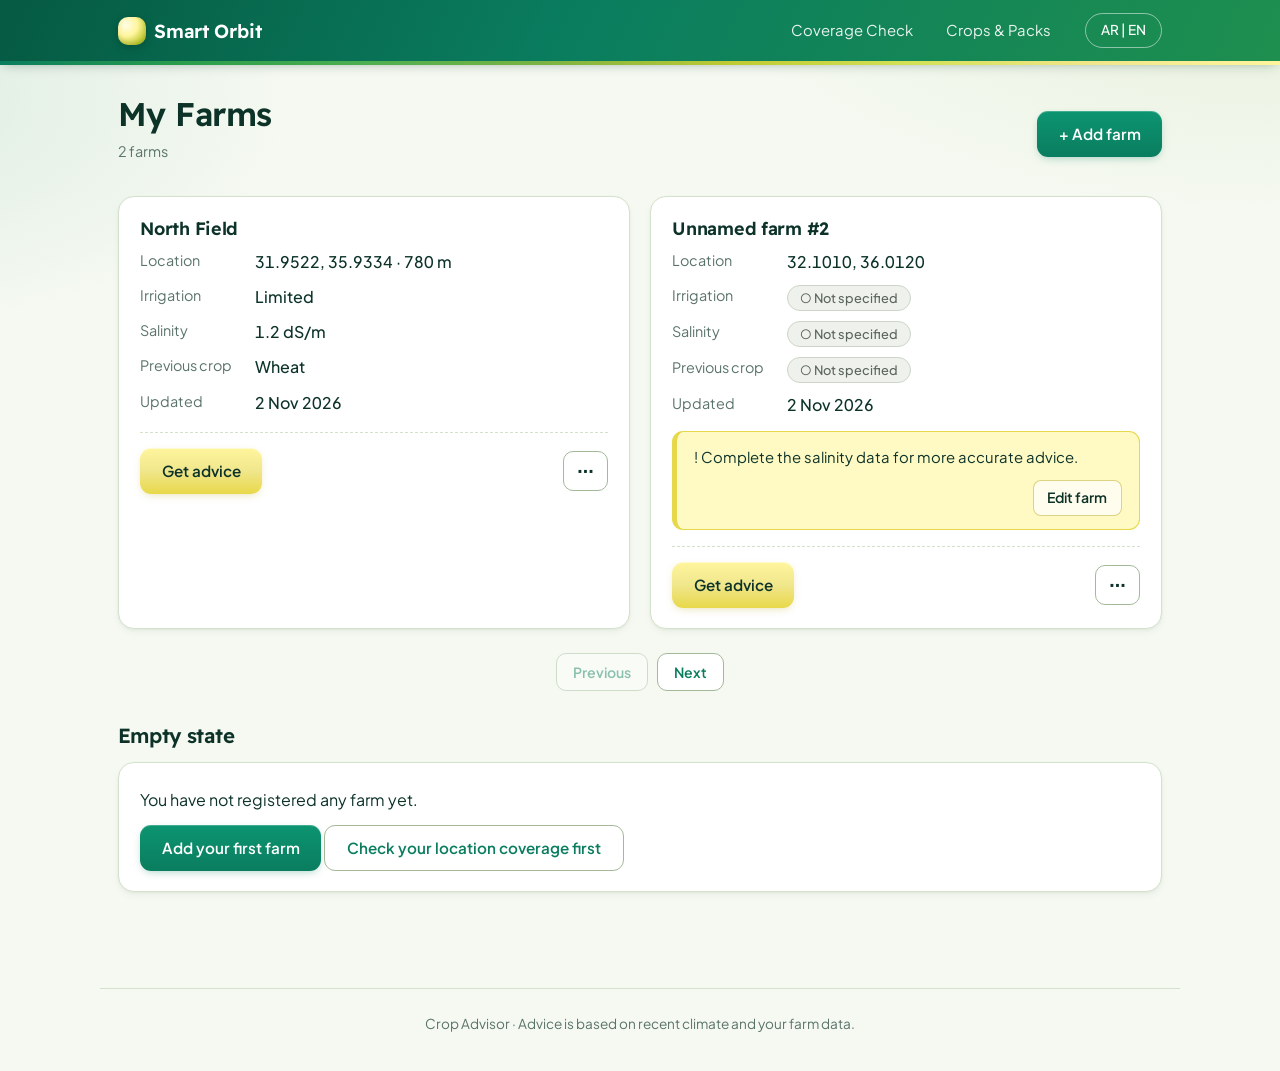
<file: index.html>
<!doctype html>
<html lang="en">
<head>
    <meta charset="utf-8">
    <meta name="viewport" content="width=device-width,initial-scale=1">
    <title>My Farms · Crop Advisor</title>
    <link rel="stylesheet" href="style.css">
</head>
<body>
<header class="site">
    <div class="in"><a class="logo" href="index.html">Smart Orbit</a>
        <nav><a href="coverage.html">Coverage Check</a><a href="crops.html">Crops &amp; Packs</a></nav>
        <a class="lang" href="#" aria-label="Switch language">AR | EN</a></div>
    <div class="ribbon"></div>
</header>
<main>
    <div class="bar">
        <div><h1>My Farms</h1>
            <p class="muted">2 farms</p></div>
        <a class="btn" href="add-farm.html">+ Add farm</a></div>
    <div class="grid two">
        <article class="card farm"><a class="cover" href="farm.html"><h3>North Field</h3>
            <dl class="kv">
                <dt>Location</dt>
                <dd>31.9522, 35.9334 · 780 m</dd>
                <dt>Irrigation</dt>
                <dd>Limited</dd>
                <dt>Salinity</dt>
                <dd>1.2 dS/m</dd>
                <dt>Previous crop</dt>
                <dd>Wheat</dd>
                <dt>Updated</dt>
                <dd>2 Nov 2026</dd>
            </dl>
        </a>
            <div class="foot"><a class="btn go" href="farm.html">Get advice</a>
                <details class="menu">
                    <summary aria-label="Farm menu">⋯</summary>
                    <div class="pop"><a href="edit-farm.html">Edit</a><a href="history.html">Decision history</a><a
                            href="#delete">Delete</a></div>
                </details>
            </div>
        </article>
        <article class="card farm"><a class="cover" href="farm.html"><h3>Unnamed farm #2</h3>
            <dl class="kv">
                <dt>Location</dt>
                <dd>32.1010, 36.0120</dd>
                <dt>Irrigation</dt>
                <dd><span class="badge na">○ Not specified</span></dd>
                <dt>Salinity</dt>
                <dd><span class="badge na">○ Not specified</span></dd>
                <dt>Previous crop</dt>
                <dd><span class="badge na">○ Not specified</span></dd>
                <dt>Updated</dt>
                <dd>2 Nov 2026</dd>
            </dl>
        </a>
            <p class="banner" style="margin:.8rem 0 0">! Complete the salinity data for more accurate advice. <a
                    href="edit-farm.html">Edit farm</a></p>
            <div class="foot"><a class="btn go" href="farm.html">Get advice</a>
                <details class="menu">
                    <summary aria-label="Farm menu">⋯</summary>
                    <div class="pop"><a href="edit-farm.html">Edit</a><a href="history.html">Decision history</a><a
                            href="#delete">Delete</a></div>
                </details>
            </div>
        </article>
    </div>
    <div class="pager"><a class="btn alt sm" href="#" disabled>Previous</a><a class="btn alt sm" href="#">Next</a></div>
    <h2 style="margin-top:2rem">Empty state</h2>
    <div class="card"><p>You have not registered any farm yet.</p><a class="btn" href="add-farm.html">Add your first
        farm</a> <a class="btn alt" href="coverage.html">Check your location coverage first</a></div>
    <div class="modal" id="delete">
        <div class="card"><h2>Delete “North Field”?</h2>
            <p>This also deletes its <b>3 decisions</b>. This cannot be undone.</p><label for="cf">Type the farm name to
                confirm</label><input type="text" id="cf" placeholder="North Field">
            <div class="row"><a class="btn alt" href="#">Cancel</a><a class="btn danger" href="index.html">Delete
                farm</a></div>
        </div>
    </div>
</main>
<footer>Crop Advisor · Advice is based on recent climate and your farm data.</footer>
</body>
</html>
</file>
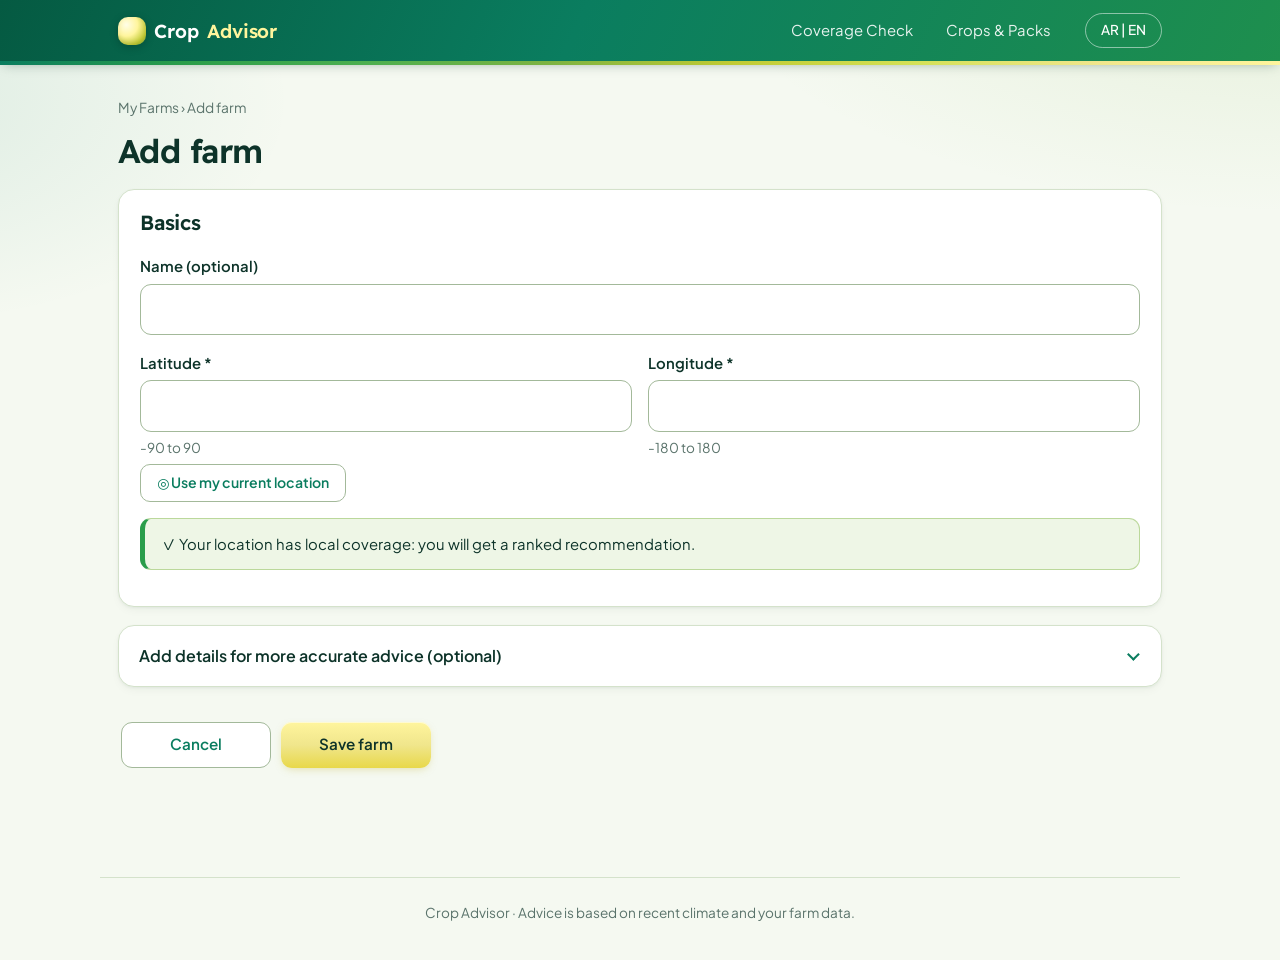
<file: add-farm.html>
<!doctype html>
<html lang="en">
<head>
    <meta charset="utf-8">
    <meta name="viewport" content="width=device-width,initial-scale=1">
    <title>Add Farm · Crop Advisor</title>
    <link rel="stylesheet" href="style.css">
</head>
<body>
<header class="site">
    <div class="in"><a class="logo" href="index.html">Crop<b>Advisor</b></a>
        <nav><a href="coverage.html">Coverage Check</a><a href="crops.html">Crops &amp; Packs</a></nav>
        <a class="lang" href="#" aria-label="Switch language">AR | EN</a></div>
    <div class="ribbon"></div>
</header>
<main>
    <p class="crumbs"><a href="index.html">My Farms</a> › Add farm</p>
    <h1>Add farm</h1>
    <div class="stack" style="margin-top:1rem">
        <div class="card"><h2>Basics</h2>
            <label for="n">Name (optional)</label><input type="text" id="n" value="">
            <div class="two-col">
                <div><label for="la">Latitude *</label><input type="text" id="la" inputmode="decimal" value="">
                    <p class="hint">-90 to 90</p></div>
                <div><label for="lo">Longitude *</label><input type="text" id="lo" inputmode="decimal" value="">
                    <p class="hint">-180 to 180</p></div>
            </div>
            <a class="btn alt sm" href="#">◎ Use my current location</a>
            <p class="banner good" style="margin-top:1rem">✓ Your location has local coverage: you will get a ranked
                recommendation.</p></div>
        <details>
            <summary>Add details for more accurate advice (optional)</summary>
            <label for="el">Elevation (m)</label><input type="number" id="el" value="">
            <span class="lab">Irrigation</span>
            <div class="pills"><label><input type="radio" name="ir"><span>No irrigation</span></label><label><input
                    type="radio" name="ir"><span>Limited</span></label><label><input type="radio"
                                                                                     name="ir"><span>Full</span></label><label><input
                    type="radio" name="ir"><span>I don't know</span></label></div>
            <p class="hint">If not set, we assume no irrigation and exclude crops that need irrigation.</p>
            <label for="sa">Soil salinity (dS/m)</label><input type="text" id="sa" inputmode="decimal" value=""><label
                style="font-weight:400"><input type="checkbox"> I don't know</label>
            <p class="hint">If unknown, we will ask you to check it for sensitive crops.</p>
            <span class="lab">Soil depth</span>
            <div class="pills"><label><input type="radio" name="sd"><span>Shallow</span></label><label><input
                    type="radio" name="sd"><span>Medium</span></label><label><input type="radio"
                                                                                    name="sd"><span>Deep</span></label><label><input
                    type="radio" name="sd"><span>I don't know</span></label></div>
            <label for="pc">Previous crop</label><select id="pc">
            <option>I don't know / none</option>
            <option>Wheat</option>
            <option>Barley</option>
            <option>Lentil</option>
        </select>
            <p class="hint">Helps us suggest crops that restore nitrogen after cereals.</p></details>
    </div>
    <div class="sticky"><a class="btn alt" href="index.html">Cancel</a><a class="btn go" href="farm.html">Save farm</a>
    </div>
</main>
<footer>Crop Advisor · Advice is based on recent climate and your farm data.</footer>
</body>
</html>
</file>
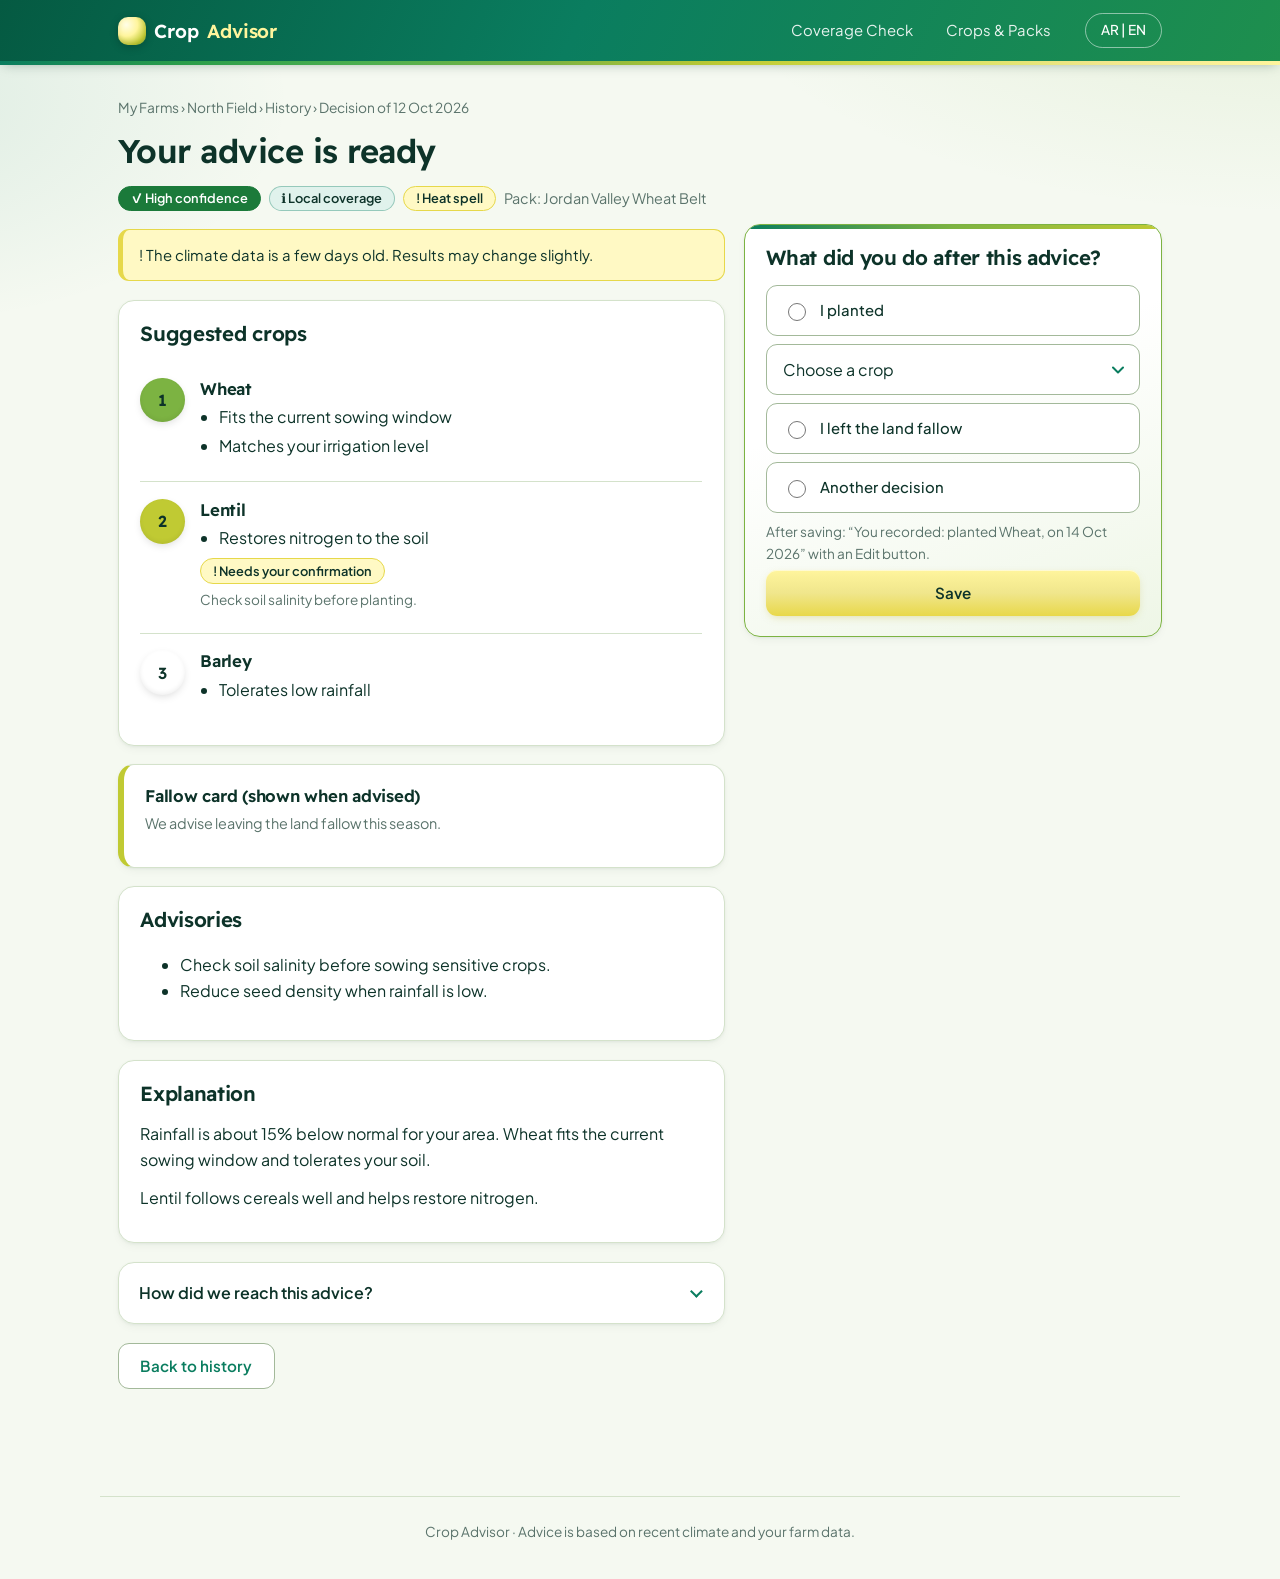
<file: advice-result.html>
<!doctype html>
<html lang="en">
<head>
    <meta charset="utf-8">
    <meta name="viewport" content="width=device-width,initial-scale=1">
    <title>Advice Result · Crop Advisor</title>
    <link rel="stylesheet" href="style.css">
</head>
<body>
<header class="site">
    <div class="in"><a class="logo" href="index.html">Crop<b>Advisor</b></a>
        <nav><a href="coverage.html">Coverage Check</a><a href="crops.html">Crops &amp; Packs</a></nav>
        <a class="lang" href="#" aria-label="Switch language">AR | EN</a></div>
    <div class="ribbon"></div>
</header>
<main>
    <p class="crumbs"><a href="index.html">My Farms</a> › <a href="farm.html">North Field</a> › <a href="history.html">History</a>
        › Decision of 12 Oct 2026</p>
    <h1>Your advice is ready</h1>
    <div class="row" style="margin:.8rem 0"><span class="badge ok">✓ High confidence</span><span class="badge info">ℹ Local coverage</span><span
            class="badge warn">! Heat spell</span><span class="muted">Pack: Jordan Valley Wheat Belt</span></div>
    <div class="grid main">
        <div class="stack">
            <p class="banner">! The climate data is a few days old. Results may change slightly.</p>
            <section class="card"><h2>Suggested crops</h2>
                <div class="crop">
                    <div class="rank" style="background:var(--moss)">1</div>
                    <div><h3>Wheat</h3>
                        <ul>
                            <li>Fits the current sowing window</li>
                            <li>Matches your irrigation level</li>
                        </ul>
                    </div>
                </div>
                <div class="crop">
                    <div class="rank" style="background:var(--yg)">2</div>
                    <div><h3>Lentil</h3>
                        <ul>
                            <li>Restores nitrogen to the soil</li>
                        </ul>
                        <span class="badge warn">! Needs your confirmation</span>
                        <p class="hint">Check soil salinity before planting.</p></div>
                </div>
                <div class="crop">
                    <div class="rank" style="background:var(--lime3)">3</div>
                    <div><h3>Barley</h3>
                        <ul>
                            <li>Tolerates low rainfall</li>
                        </ul>
                    </div>
                </div>
            </section>
            <section class="card fallow"><h3>Fallow card (shown when advised)</h3>
                <p class="muted">We advise leaving the land fallow this season.</p></section>
            <section class="card"><h2>Advisories</h2>
                <ul>
                    <li>Check soil salinity before sowing sensitive crops.</li>
                    <li>Reduce seed density when rainfall is low.</li>
                </ul>
            </section>
            <section class="card"><h2>Explanation</h2>
                <p>Rainfall is about 15% below normal for your area. Wheat fits the current sowing window and tolerates
                    your soil.</p>
                <p>Lentil follows cereals well and helps restore nitrogen.</p></section>
            <details>
                <summary>How did we reach this advice?</summary>
                <h3>Excluded crops</h3>
                <ul>
                    <li>Rice: needs irrigation and you have none</li>
                    <li>Maize: soil salinity is above its limit</li>
                </ul>
                <p>Rainfall is about 15% below normal. Heat indicator: elevated.</p>
                <p class="muted">This advice is based on your farm data at the time of the request.</p></details>
        </div>
        <aside class="card hot"><h2>What did you do after this advice?</h2>
            <label class="opt"><input type="radio" name="a"> I planted</label><select aria-label="Crop">
                <option>Choose a crop</option>
                <option>Wheat</option>
                <option>Barley</option>
                <option>Lentil</option>
            </select>
            <label class="opt"><input type="radio" name="a"> I left the land fallow</label><label class="opt"><input
                    type="radio" name="a"> Another decision</label>
            <p class="hint">After saving: “You recorded: planted Wheat, on 14 Oct 2026” with an Edit button.</p>
            <a class="btn go" href="#" style="width:100%">Save</a></aside>
    </div>
    <p style="margin-top:1.2rem"><a class="btn alt" href="history.html">Back to history</a></p></main>
<footer>Crop Advisor · Advice is based on recent climate and your farm data.</footer>
</body>
</html>
</file>
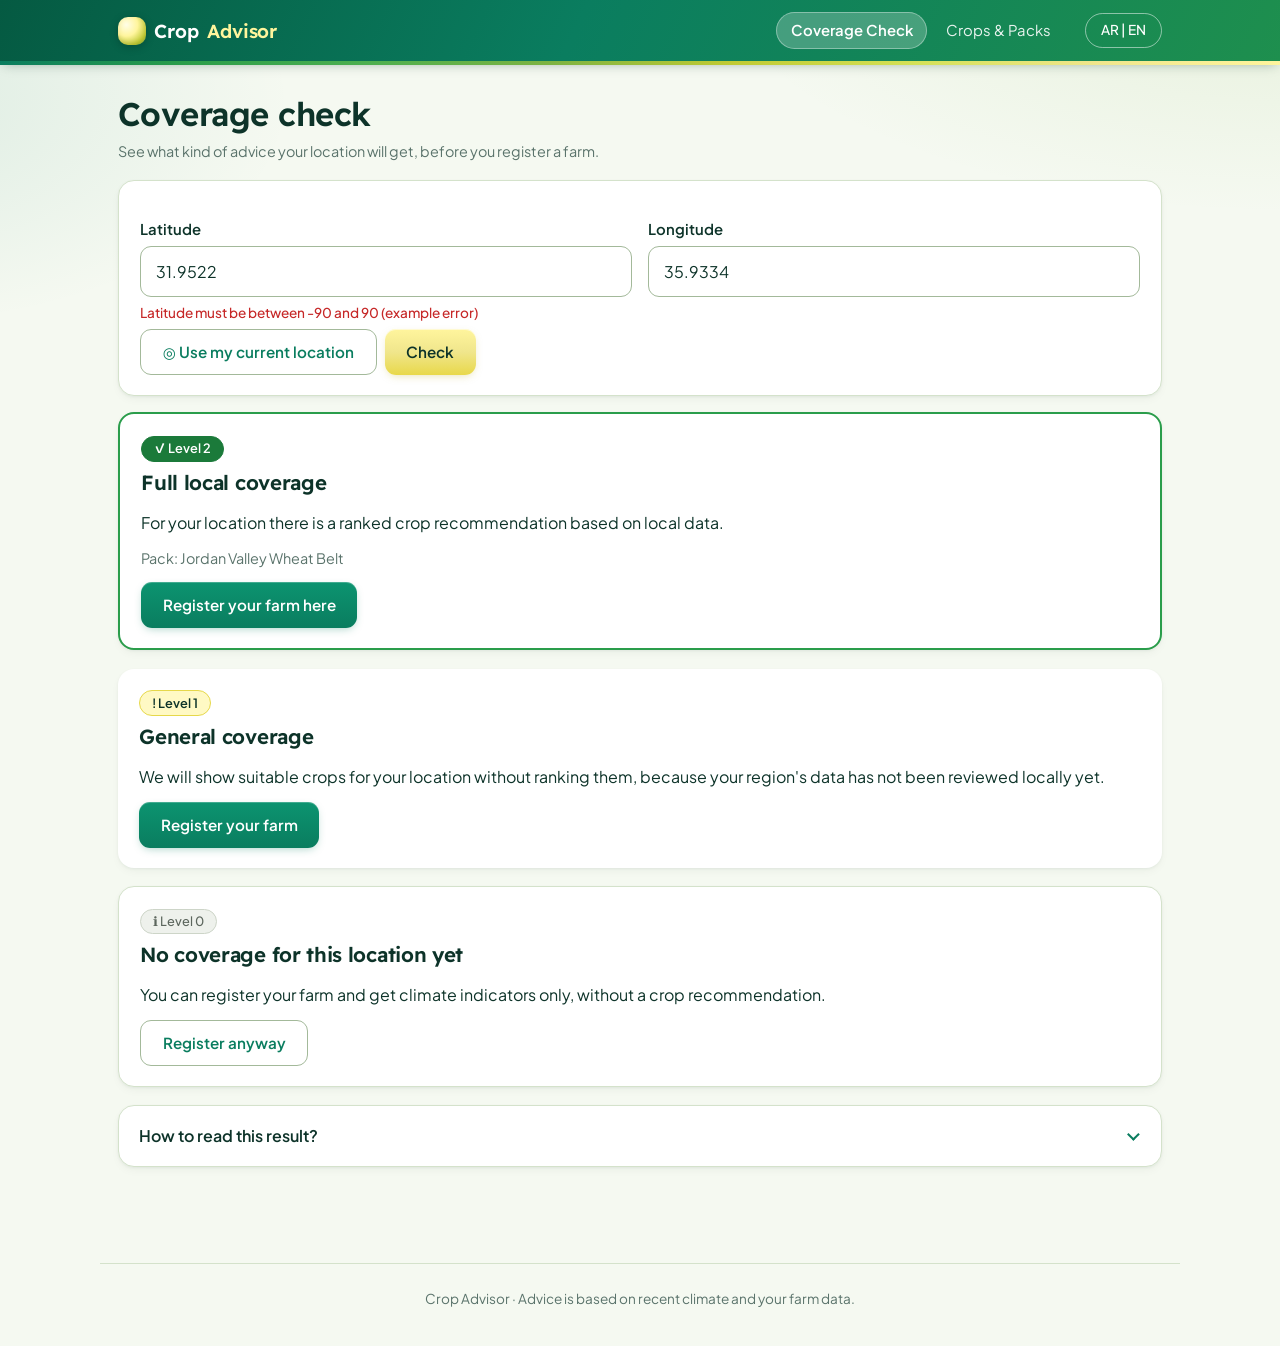
<file: coverage.html>
<!doctype html>
<html lang="en">
<head>
    <meta charset="utf-8">
    <meta name="viewport" content="width=device-width,initial-scale=1">
    <title>Coverage Check · Crop Advisor</title>
    <link rel="stylesheet" href="style.css">
</head>
<body>
<header class="site">
    <div class="in"><a class="logo" href="index.html">Crop<b>Advisor</b></a>
        <nav><a href="coverage.html" class="on">Coverage Check</a><a href="crops.html">Crops &amp; Packs</a></nav>
        <a class="lang" href="#" aria-label="Switch language">AR | EN</a></div>
    <div class="ribbon"></div>
</header>
<main>
    <h1>Coverage check</h1>
    <p class="muted">See what kind of advice your location will get, before you register a farm.</p>
    <section class="card" style="margin:1rem 0">
        <div class="two-col">
            <div><label for="la">Latitude</label><input type="text" id="la" inputmode="decimal" value="31.9522"></div>
            <div><label for="lo">Longitude</label><input type="text" id="lo" inputmode="decimal" value="35.9334"></div>
        </div>
        <p class="err">Latitude must be between -90 and 90 (example error)</p>
        <div class="row"><a class="btn alt" href="#">◎ Use my current location</a><a class="btn go" href="#">Check</a>
        </div>
    </section>
    <div class="stack">
        <section class="card" style="border:2px solid var(--sea)"><span class="badge ok">✓ Level 2</span>
            <h2 style="margin-top:.5rem">Full local coverage</h2>
            <p>For your location there is a ranked crop recommendation based on local data.</p>
            <p class="muted">Pack: Jordan Valley Wheat Belt</p><a class="btn"
                                                                  href="add-farm.html?lat=31.9522&lon=35.9334">Register
                your farm here</a></section>
        <section class="card" style="border:2px solid var(--lime3)"><span class="badge warn">! Level 1</span>
            <h2 style="margin-top:.5rem">General coverage</h2>
            <p>We will show suitable crops for your location without ranking them, because your region's data has not
                been reviewed locally yet.</p><a class="btn" href="add-farm.html">Register your farm</a></section>
        <section class="card"><span class="badge na">ℹ Level 0</span>
            <h2 style="margin-top:.5rem">No coverage for this location yet</h2>
            <p>You can register your farm and get climate indicators only, without a crop recommendation.</p><a
                    class="btn alt" href="add-farm.html">Register anyway</a></section>
        <details>
            <summary>How to read this result?</summary>
            <p><b>Level 2:</b> ranked crops from local data. <b>Level 1:</b> candidate crops, unranked. <b>Level 0:</b>
                climate indicators only.</p></details>
    </div>
</main>
<footer>Crop Advisor · Advice is based on recent climate and your farm data.</footer>
</body>
</html>
</file>
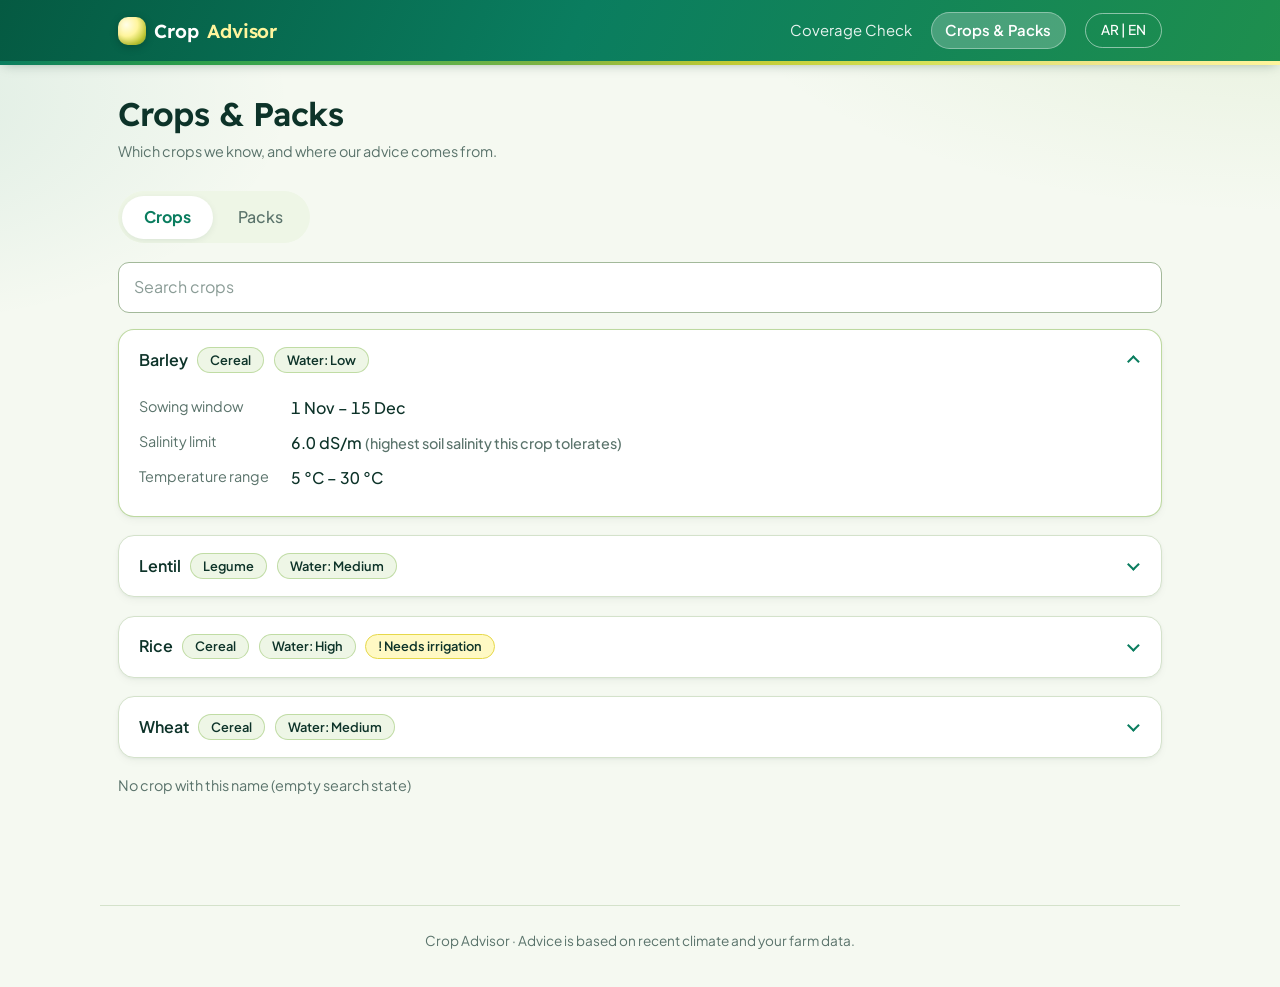
<file: crops.html>
<!doctype html>
<html lang="en">
<head>
    <meta charset="utf-8">
    <meta name="viewport" content="width=device-width,initial-scale=1">
    <title>Crops · Crop Advisor</title>
    <link rel="stylesheet" href="style.css">
</head>
<body>
<header class="site">
    <div class="in"><a class="logo" href="index.html">Crop<b>Advisor</b></a>
        <nav><a href="coverage.html">Coverage Check</a><a href="crops.html" class="on">Crops &amp; Packs</a></nav>
        <a class="lang" href="#" aria-label="Switch language">AR | EN</a></div>
    <div class="ribbon"></div>
</header>
<main>
    <h1>Crops &amp; Packs</h1>
    <p class="muted">Which crops we know, and where our advice comes from.</p>
    <div class="tabs" style="margin-top:1rem"><a href="crops.html" class=on>Crops</a><a href="packs.html">Packs</a>
    </div>
    <input type="text" placeholder="Search crops" aria-label="Search crops" style="margin-bottom:1rem">
    <div class="stack">
        <details open>
            <summary>Barley <span class="badge">Cereal</span> <span class="badge">Water: Low</span></summary>
            <dl class="kv">
                <dt>Sowing window</dt>
                <dd>1 Nov – 15 Dec</dd>
                <dt>Salinity limit</dt>
                <dd>6.0 dS/m <span class="muted">(highest soil salinity this crop tolerates)</span></dd>
                <dt>Temperature range</dt>
                <dd>5 °C – 30 °C</dd>
            </dl>
        </details>
        <details>
            <summary>Lentil <span class="badge">Legume</span> <span class="badge">Water: Medium</span></summary>
            <dl class="kv">
                <dt>Sowing window</dt>
                <dd>1 Nov – 15 Dec</dd>
                <dt>Salinity limit</dt>
                <dd>6.0 dS/m <span class="muted">(highest soil salinity this crop tolerates)</span></dd>
                <dt>Temperature range</dt>
                <dd>5 °C – 30 °C</dd>
            </dl>
        </details>
        <details>
            <summary>Rice <span class="badge">Cereal</span> <span class="badge">Water: High</span> <span
                    class="badge warn">! Needs irrigation</span></summary>
            <dl class="kv">
                <dt>Sowing window</dt>
                <dd>1 Nov – 15 Dec</dd>
                <dt>Salinity limit</dt>
                <dd>6.0 dS/m <span class="muted">(highest soil salinity this crop tolerates)</span></dd>
                <dt>Temperature range</dt>
                <dd>5 °C – 30 °C</dd>
            </dl>
        </details>
        <details>
            <summary>Wheat <span class="badge">Cereal</span> <span class="badge">Water: Medium</span></summary>
            <dl class="kv">
                <dt>Sowing window</dt>
                <dd>1 Nov – 15 Dec</dd>
                <dt>Salinity limit</dt>
                <dd>6.0 dS/m <span class="muted">(highest soil salinity this crop tolerates)</span></dd>
                <dt>Temperature range</dt>
                <dd>5 °C – 30 °C</dd>
            </dl>
        </details>
    </div>
    <p class="muted" style="margin-top:1rem">No crop with this name (empty search state)</p></main>
<footer>Crop Advisor · Advice is based on recent climate and your farm data.</footer>
</body>
</html>
</file>
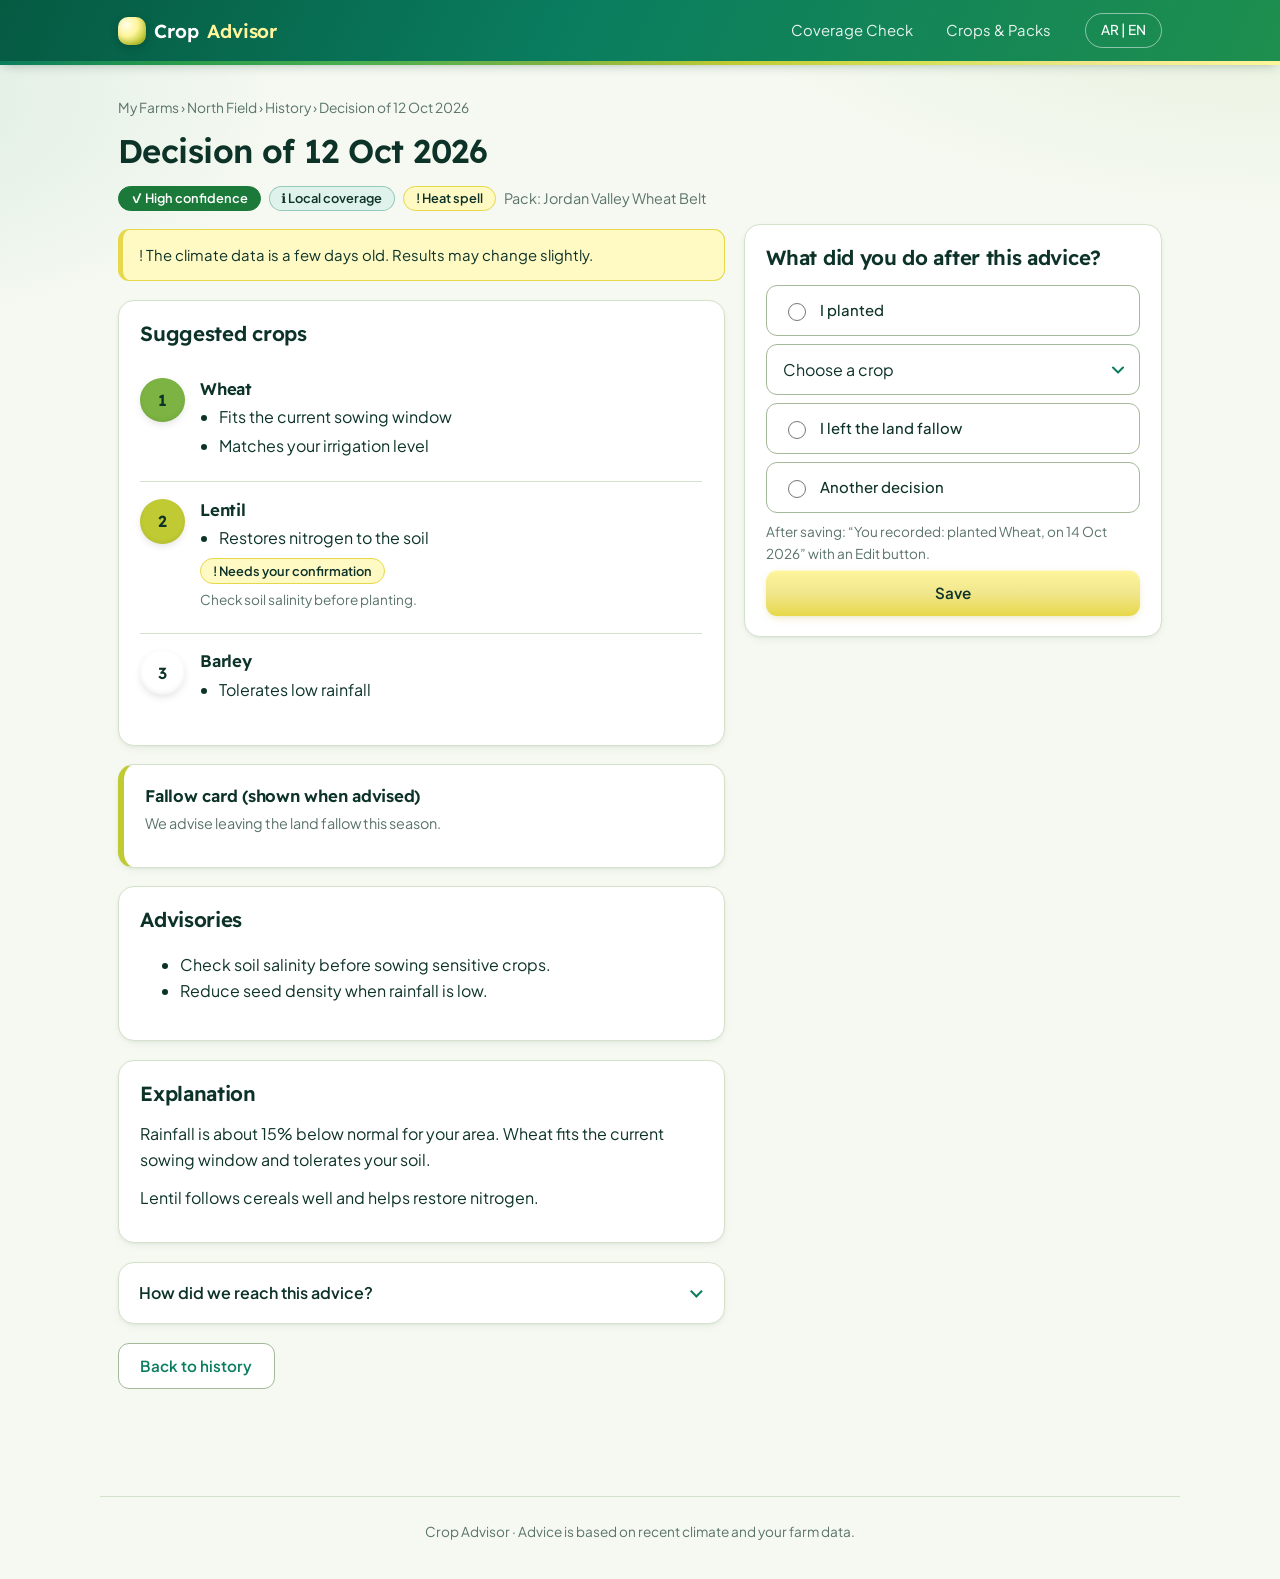
<file: decision-detail.html>
<!doctype html>
<html lang="en">
<head>
    <meta charset="utf-8">
    <meta name="viewport" content="width=device-width,initial-scale=1">
    <title>Decision Detail · Crop Advisor</title>
    <link rel="stylesheet" href="style.css">
</head>
<body>
<header class="site">
    <div class="in"><a class="logo" href="index.html">Crop<b>Advisor</b></a>
        <nav><a href="coverage.html">Coverage Check</a><a href="crops.html">Crops &amp; Packs</a></nav>
        <a class="lang" href="#" aria-label="Switch language">AR | EN</a></div>
    <div class="ribbon"></div>
</header>
<main>
    <p class="crumbs"><a href="index.html">My Farms</a> › <a href="farm.html">North Field</a> › <a href="history.html">History</a>
        › Decision of 12 Oct 2026</p>
    <h1>Decision of 12 Oct 2026</h1>
    <div class="row" style="margin:.8rem 0"><span class="badge ok">✓ High confidence</span><span class="badge info">ℹ Local coverage</span><span
            class="badge warn">! Heat spell</span><span class="muted">Pack: Jordan Valley Wheat Belt</span></div>
    <div class="grid main">
        <div class="stack">
            <p class="banner">! The climate data is a few days old. Results may change slightly.</p>
            <section class="card"><h2>Suggested crops</h2>
                <div class="crop">
                    <div class="rank" style="background:var(--moss)">1</div>
                    <div><h3>Wheat</h3>
                        <ul>
                            <li>Fits the current sowing window</li>
                            <li>Matches your irrigation level</li>
                        </ul>
                    </div>
                </div>
                <div class="crop">
                    <div class="rank" style="background:var(--yg)">2</div>
                    <div><h3>Lentil</h3>
                        <ul>
                            <li>Restores nitrogen to the soil</li>
                        </ul>
                        <span class="badge warn">! Needs your confirmation</span>
                        <p class="hint">Check soil salinity before planting.</p></div>
                </div>
                <div class="crop">
                    <div class="rank" style="background:var(--lime3)">3</div>
                    <div><h3>Barley</h3>
                        <ul>
                            <li>Tolerates low rainfall</li>
                        </ul>
                    </div>
                </div>
            </section>
            <section class="card fallow"><h3>Fallow card (shown when advised)</h3>
                <p class="muted">We advise leaving the land fallow this season.</p></section>
            <section class="card"><h2>Advisories</h2>
                <ul>
                    <li>Check soil salinity before sowing sensitive crops.</li>
                    <li>Reduce seed density when rainfall is low.</li>
                </ul>
            </section>
            <section class="card"><h2>Explanation</h2>
                <p>Rainfall is about 15% below normal for your area. Wheat fits the current sowing window and tolerates
                    your soil.</p>
                <p>Lentil follows cereals well and helps restore nitrogen.</p></section>
            <details>
                <summary>How did we reach this advice?</summary>
                <h3>Excluded crops</h3>
                <ul>
                    <li>Rice: needs irrigation and you have none</li>
                    <li>Maize: soil salinity is above its limit</li>
                </ul>
                <p>Rainfall is about 15% below normal. Heat indicator: elevated.</p>
                <p class="muted">This advice is based on your farm data at the time of the request.</p></details>
        </div>
        <aside class="card"><h2>What did you do after this advice?</h2>
            <label class="opt"><input type="radio" name="a"> I planted</label><select aria-label="Crop">
                <option>Choose a crop</option>
                <option>Wheat</option>
                <option>Barley</option>
                <option>Lentil</option>
            </select>
            <label class="opt"><input type="radio" name="a"> I left the land fallow</label><label class="opt"><input
                    type="radio" name="a"> Another decision</label>
            <p class="hint">After saving: “You recorded: planted Wheat, on 14 Oct 2026” with an Edit button.</p>
            <a class="btn go" href="#" style="width:100%">Save</a></aside>
    </div>
    <p style="margin-top:1.2rem"><a class="btn alt" href="history.html">Back to history</a></p></main>
<footer>Crop Advisor · Advice is based on recent climate and your farm data.</footer>
</body>
</html>
</file>
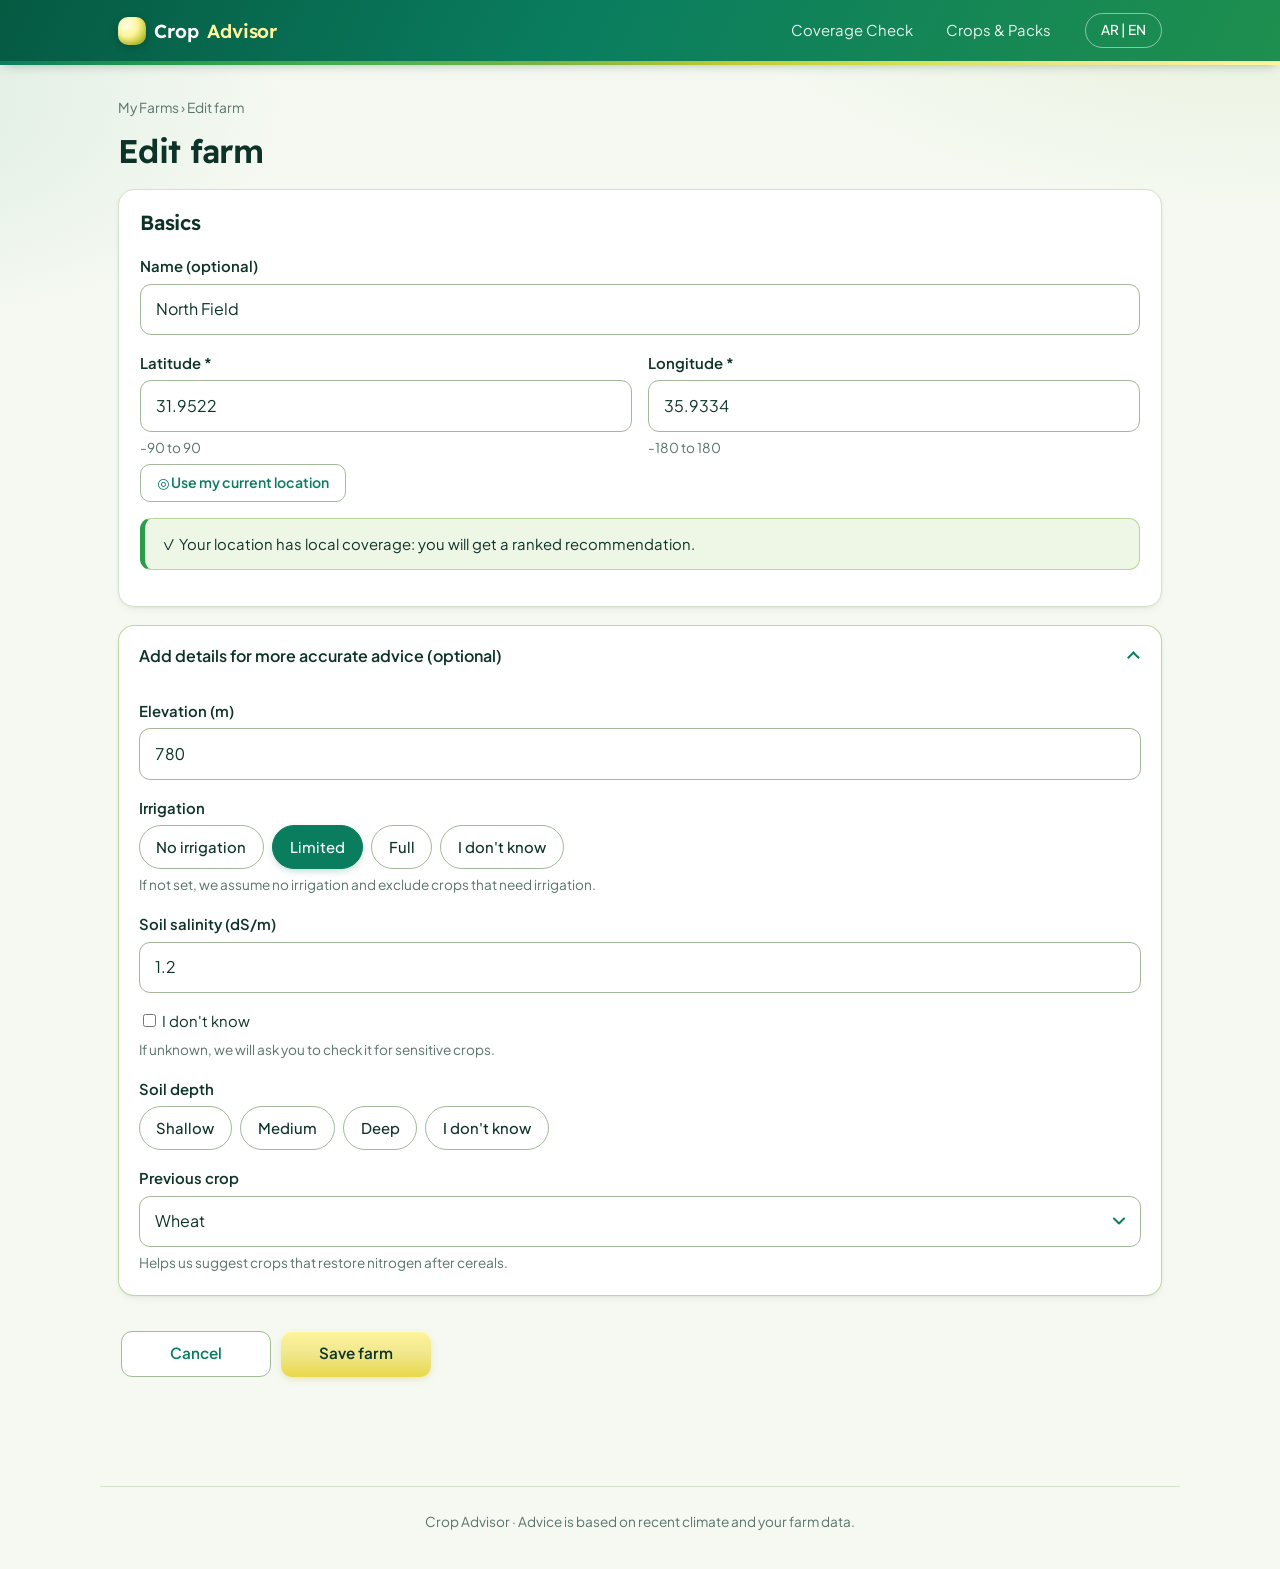
<file: edit-farm.html>
<!doctype html>
<html lang="en">
<head>
    <meta charset="utf-8">
    <meta name="viewport" content="width=device-width,initial-scale=1">
    <title>Edit Farm · Crop Advisor</title>
    <link rel="stylesheet" href="style.css">
</head>
<body>
<header class="site">
    <div class="in"><a class="logo" href="index.html">Crop<b>Advisor</b></a>
        <nav><a href="coverage.html">Coverage Check</a><a href="crops.html">Crops &amp; Packs</a></nav>
        <a class="lang" href="#" aria-label="Switch language">AR | EN</a></div>
    <div class="ribbon"></div>
</header>
<main>
    <p class="crumbs"><a href="index.html">My Farms</a> › Edit farm</p>
    <h1>Edit farm</h1>
    <div class="stack" style="margin-top:1rem">
        <div class="card"><h2>Basics</h2>
            <label for="n">Name (optional)</label><input type="text" id="n" value="North Field">
            <div class="two-col">
                <div><label for="la">Latitude *</label><input type="text" id="la" inputmode="decimal" value="31.9522">
                    <p class="hint">-90 to 90</p></div>
                <div><label for="lo">Longitude *</label><input type="text" id="lo" inputmode="decimal" value="35.9334">
                    <p class="hint">-180 to 180</p></div>
            </div>
            <a class="btn alt sm" href="#">◎ Use my current location</a>
            <p class="banner good" style="margin-top:1rem">✓ Your location has local coverage: you will get a ranked
                recommendation.</p></div>
        <details open>
            <summary>Add details for more accurate advice (optional)</summary>
            <label for="el">Elevation (m)</label><input type="number" id="el" value="780">
            <span class="lab">Irrigation</span>
            <div class="pills"><label><input type="radio" name="ir"><span>No irrigation</span></label><label><input
                    type="radio" name="ir" checked><span>Limited</span></label><label><input type="radio"
                                                                                             name="ir"><span>Full</span></label><label><input
                    type="radio" name="ir"><span>I don't know</span></label></div>
            <p class="hint">If not set, we assume no irrigation and exclude crops that need irrigation.</p>
            <label for="sa">Soil salinity (dS/m)</label><input type="text" id="sa" inputmode="decimal"
                                                               value="1.2"><label style="font-weight:400"><input
                type="checkbox"> I don't know</label>
            <p class="hint">If unknown, we will ask you to check it for sensitive crops.</p>
            <span class="lab">Soil depth</span>
            <div class="pills"><label><input type="radio" name="sd"><span>Shallow</span></label><label><input
                    type="radio" name="sd"><span>Medium</span></label><label><input type="radio"
                                                                                    name="sd"><span>Deep</span></label><label><input
                    type="radio" name="sd"><span>I don't know</span></label></div>
            <label for="pc">Previous crop</label><select id="pc">
            <option>I don't know / none</option>
            <option selected>Wheat</option>
            <option>Barley</option>
            <option>Lentil</option>
        </select>
            <p class="hint">Helps us suggest crops that restore nitrogen after cereals.</p></details>
    </div>
    <div class="sticky"><a class="btn alt" href="index.html">Cancel</a><a class="btn go" href="farm.html">Save farm</a>
    </div>
</main>
<footer>Crop Advisor · Advice is based on recent climate and your farm data.</footer>
</body>
</html>
</file>
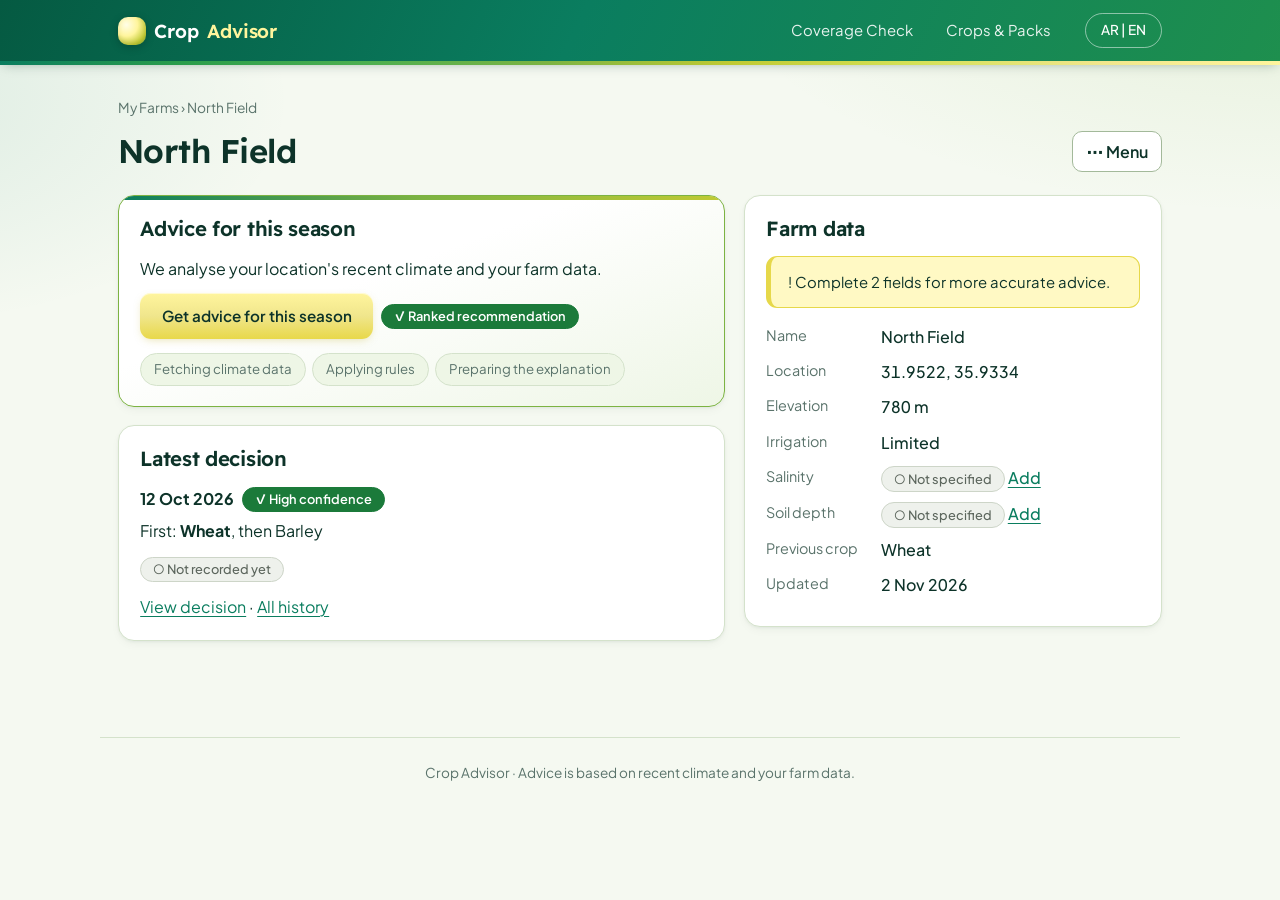
<file: farm.html>
<!doctype html>
<html lang="en">
<head>
    <meta charset="utf-8">
    <meta name="viewport" content="width=device-width,initial-scale=1">
    <title>Farm Page · Crop Advisor</title>
    <link rel="stylesheet" href="style.css">
</head>
<body>
<header class="site">
    <div class="in"><a class="logo" href="index.html">Crop<b>Advisor</b></a>
        <nav><a href="coverage.html">Coverage Check</a><a href="crops.html">Crops &amp; Packs</a></nav>
        <a class="lang" href="#" aria-label="Switch language">AR | EN</a></div>
    <div class="ribbon"></div>
</header>
<main>
    <p class="crumbs"><a href="index.html">My Farms</a> › North Field</p>
    <div class="bar"><h1>North Field</h1>
        <details class="menu">
            <summary>⋯ Menu</summary>
            <div class="pop"><a href="edit-farm.html">Edit farm</a><a href="#delete">Delete farm</a></div>
        </details>
    </div>
    <div class="grid main">
        <div class="stack">
            <section class="card hot"><h2>Advice for this season</h2>
                <p>We analyse your location's recent climate and your farm data.</p>
                <div class="row"><a class="btn go" href="advice-result.html">Get advice for this season</a><span
                        class="badge ok">✓ Ranked recommendation</span></div>
                <div class="steps"><span>Fetching climate data</span><span>Applying rules</span><span>Preparing the explanation</span>
                </div>
            </section>
            <section class="card"><h2>Latest decision</h2>
                <div class="row"><b>12 Oct 2026</b><span class="badge ok">✓ High confidence</span></div>
                <p>First: <b>Wheat</b>, then Barley</p>
                <p><span class="badge na">○ Not recorded yet</span></p><a href="decision-detail.html">View decision</a>
                · <a href="history.html">All history</a></section>
        </div>
        <section class="card"><h2>Farm data</h2>
            <p class="banner">! Complete 2 fields for more accurate advice.</p>
            <dl class="kv">
                <dt>Name</dt>
                <dd>North Field</dd>
                <dt>Location</dt>
                <dd>31.9522, 35.9334</dd>
                <dt>Elevation</dt>
                <dd>780 m</dd>
                <dt>Irrigation</dt>
                <dd>Limited</dd>
                <dt>Salinity</dt>
                <dd><span class="badge na">○ Not specified</span> <a href="edit-farm.html">Add</a></dd>
                <dt>Soil depth</dt>
                <dd><span class="badge na">○ Not specified</span> <a href="edit-farm.html">Add</a></dd>
                <dt>Previous crop</dt>
                <dd>Wheat</dd>
                <dt>Updated</dt>
                <dd>2 Nov 2026</dd>
            </dl>
        </section>
    </div>
    <div class="modal" id="delete">
        <div class="card"><h2>Delete “North Field”?</h2>
            <p>This also deletes its <b>3 decisions</b>. This cannot be undone.</p><label for="cf">Type the farm name to
                confirm</label><input type="text" id="cf" placeholder="North Field">
            <div class="row"><a class="btn alt" href="#">Cancel</a><a class="btn danger" href="index.html">Delete
                farm</a></div>
        </div>
    </div>
</main>
<footer>Crop Advisor · Advice is based on recent climate and your farm data.</footer>
</body>
</html>
</file>
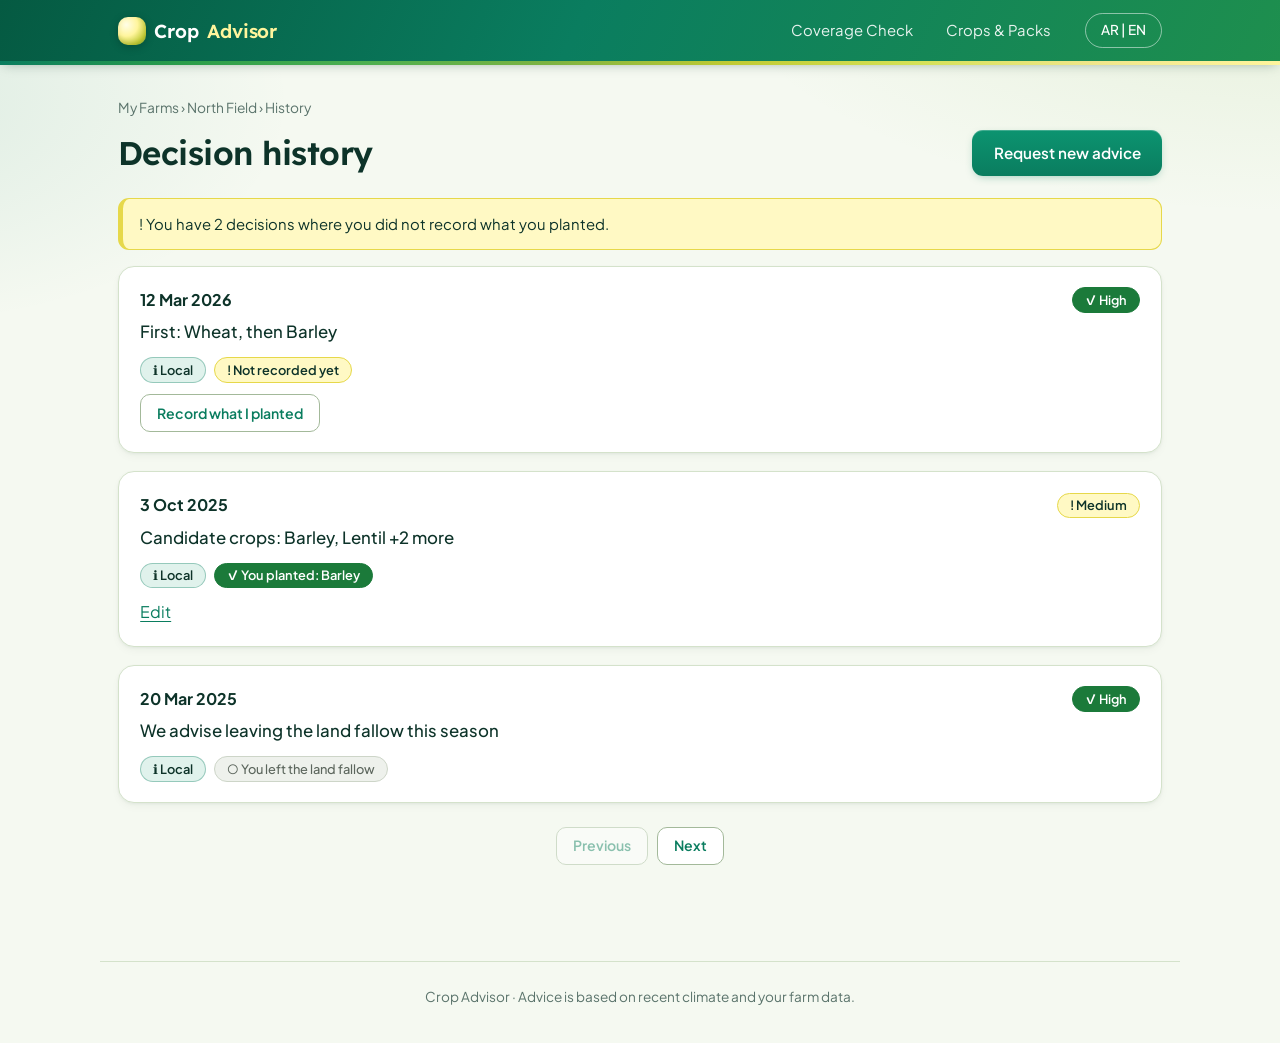
<file: history.html>
<!doctype html>
<html lang="en">
<head>
    <meta charset="utf-8">
    <meta name="viewport" content="width=device-width,initial-scale=1">
    <title>Decision History · Crop Advisor</title>
    <link rel="stylesheet" href="style.css">
</head>
<body>
<header class="site">
    <div class="in"><a class="logo" href="index.html">Crop<b>Advisor</b></a>
        <nav><a href="coverage.html">Coverage Check</a><a href="crops.html">Crops &amp; Packs</a></nav>
        <a class="lang" href="#" aria-label="Switch language">AR | EN</a></div>
    <div class="ribbon"></div>
</header>
<main>
    <p class="crumbs"><a href="index.html">My Farms</a> › <a href="farm.html">North Field</a> › History</p>
    <div class="bar"><h1>Decision history</h1><a class="btn" href="farm.html">Request new advice</a></div>
    <p class="banner">! You have 2 decisions where you did not record what you planted.</p>
    <div class="stack">
        <article class="card">
            <div class="row" style="justify-content:space-between"><b>12 Mar 2026</b><span
                    class="badge ok">✓ High</span></div>
            <p style="font-size:1.05rem;font-weight:500"><a class="cover" href="decision-detail.html">First: Wheat, then
                Barley</a></p>
            <div class="row"><span class="badge info">ℹ Local</span><span class="badge warn">! Not recorded yet</span>
            </div>
            <p style="margin:.7rem 0 0"><a class="btn alt sm" href="#record">Record what I planted</a></p></article>
        <article class="card">
            <div class="row" style="justify-content:space-between"><b>3 Oct 2025</b><span
                    class="badge warn">! Medium</span></div>
            <p style="font-size:1.05rem;font-weight:500"><a class="cover" href="decision-detail.html">Candidate crops:
                Barley, Lentil +2 more</a></p>
            <div class="row"><span class="badge info">ℹ Local</span><span class="badge ok">✓ You planted: Barley</span>
            </div>
            <p style="margin:.7rem 0 0"><a href="#record">Edit</a></p></article>
        <article class="card">
            <div class="row" style="justify-content:space-between"><b>20 Mar 2025</b><span
                    class="badge ok">✓ High</span></div>
            <p style="font-size:1.05rem;font-weight:500"><a class="cover" href="decision-detail.html">We advise leaving
                the land fallow this season</a></p>
            <div class="row"><span class="badge info">ℹ Local</span><span
                    class="badge na">○ You left the land fallow</span></div>
        </article>
    </div>
    <div class="pager"><a class="btn alt sm" href="#" disabled>Previous</a><a class="btn alt sm" href="#">Next</a></div>
    <div class="modal" id="record">
        <div class="card"><h2>Record what I planted</h2>
            <label class="opt"><input type="radio" name="r"> I planted</label><select aria-label="Crop">
                <option>Choose a crop</option>
                <option>Wheat</option>
                <option>Barley</option>
            </select>
            <label class="opt"><input type="radio" name="r"> I left the land fallow</label><label class="opt"><input
                    type="radio" name="r"> Another decision</label>
            <div class="row"><a class="btn alt" href="#">Cancel</a><a class="btn go" href="#">Save</a></div>
        </div>
    </div>
</main>
<footer>Crop Advisor · Advice is based on recent climate and your farm data.</footer>
</body>
</html>
</file>
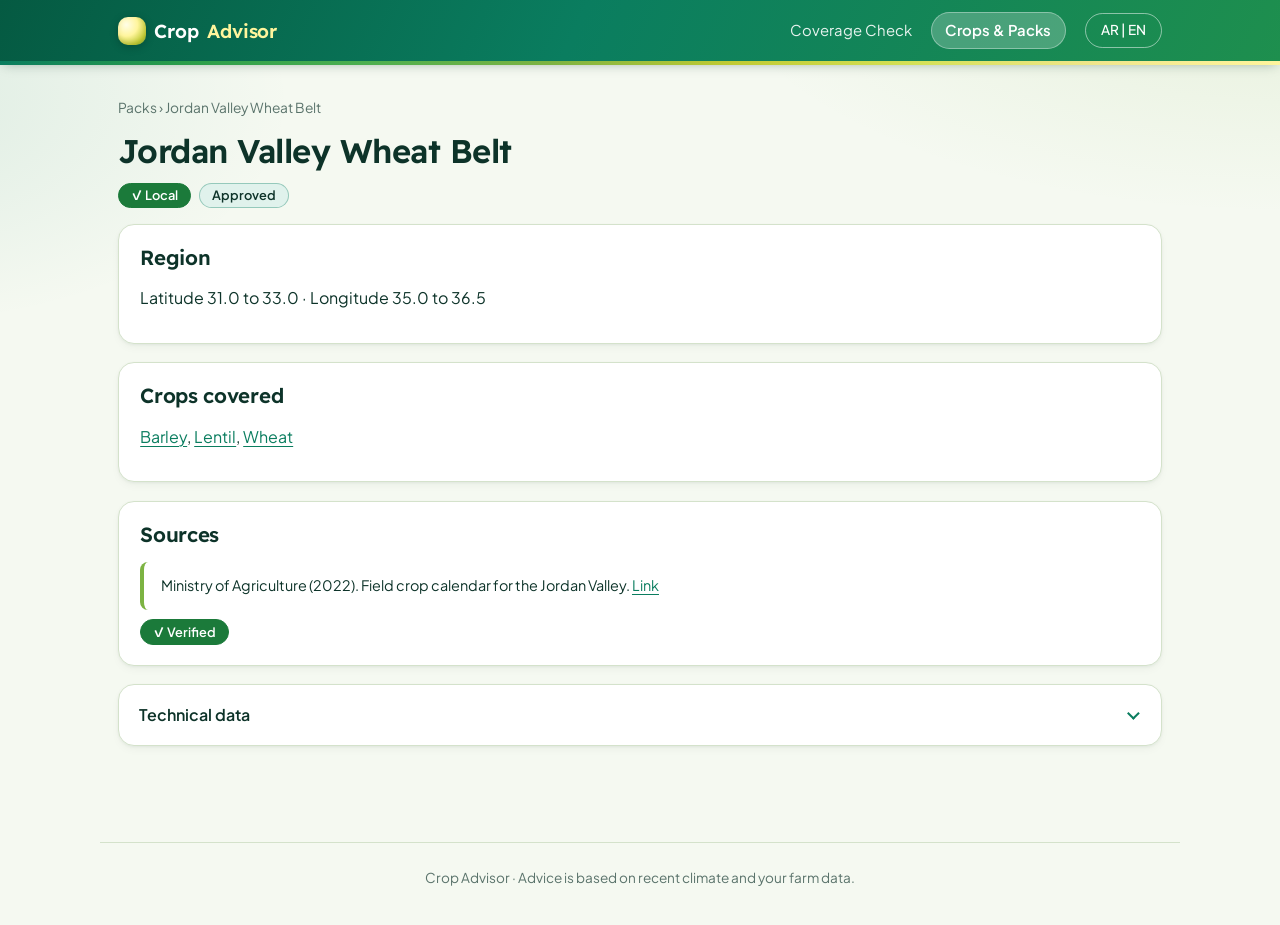
<file: pack-detail.html>
<!doctype html>
<html lang="en">
<head>
    <meta charset="utf-8">
    <meta name="viewport" content="width=device-width,initial-scale=1">
    <title>Pack Detail · Crop Advisor</title>
    <link rel="stylesheet" href="style.css">
</head>
<body>
<header class="site">
    <div class="in"><a class="logo" href="index.html">Crop<b>Advisor</b></a>
        <nav><a href="coverage.html">Coverage Check</a><a href="crops.html" class="on">Crops &amp; Packs</a></nav>
        <a class="lang" href="#" aria-label="Switch language">AR | EN</a></div>
    <div class="ribbon"></div>
</header>
<main>
    <p class="crumbs"><a href="packs.html">Packs</a> › Jordan Valley Wheat Belt</p>
    <h1>Jordan Valley Wheat Belt</h1>
    <div class="row" style="margin:.6rem 0 1rem"><span class="badge ok">✓ Local</span><span
            class="badge info">Approved</span></div>
    <div class="stack">
        <section class="card"><h2>Region</h2>
            <p>Latitude 31.0 to 33.0 · Longitude 35.0 to 36.5</p></section>
        <section class="card"><h2>Crops covered</h2>
            <p><a href="crops.html">Barley</a>, <a href="crops.html">Lentil</a>, <a href="crops.html">Wheat</a></p>
        </section>
        <section class="card"><h2>Sources</h2>
            <div class="ltr">Ministry of Agriculture (2022). Field crop calendar for the Jordan Valley. <a
                    href="#">Link</a></div>
            <span class="badge ok">✓ Verified</span></section>
        <details>
            <summary>Technical data</summary>
            <dl class="kv">
                <dt>Pack priority</dt>
                <dd>10</dd>
                <dt>Thresholds</dt>
                <dd>8 values</dd>
            </dl>
        </details>
    </div>
</main>
<footer>Crop Advisor · Advice is based on recent climate and your farm data.</footer>
</body>
</html>
</file>
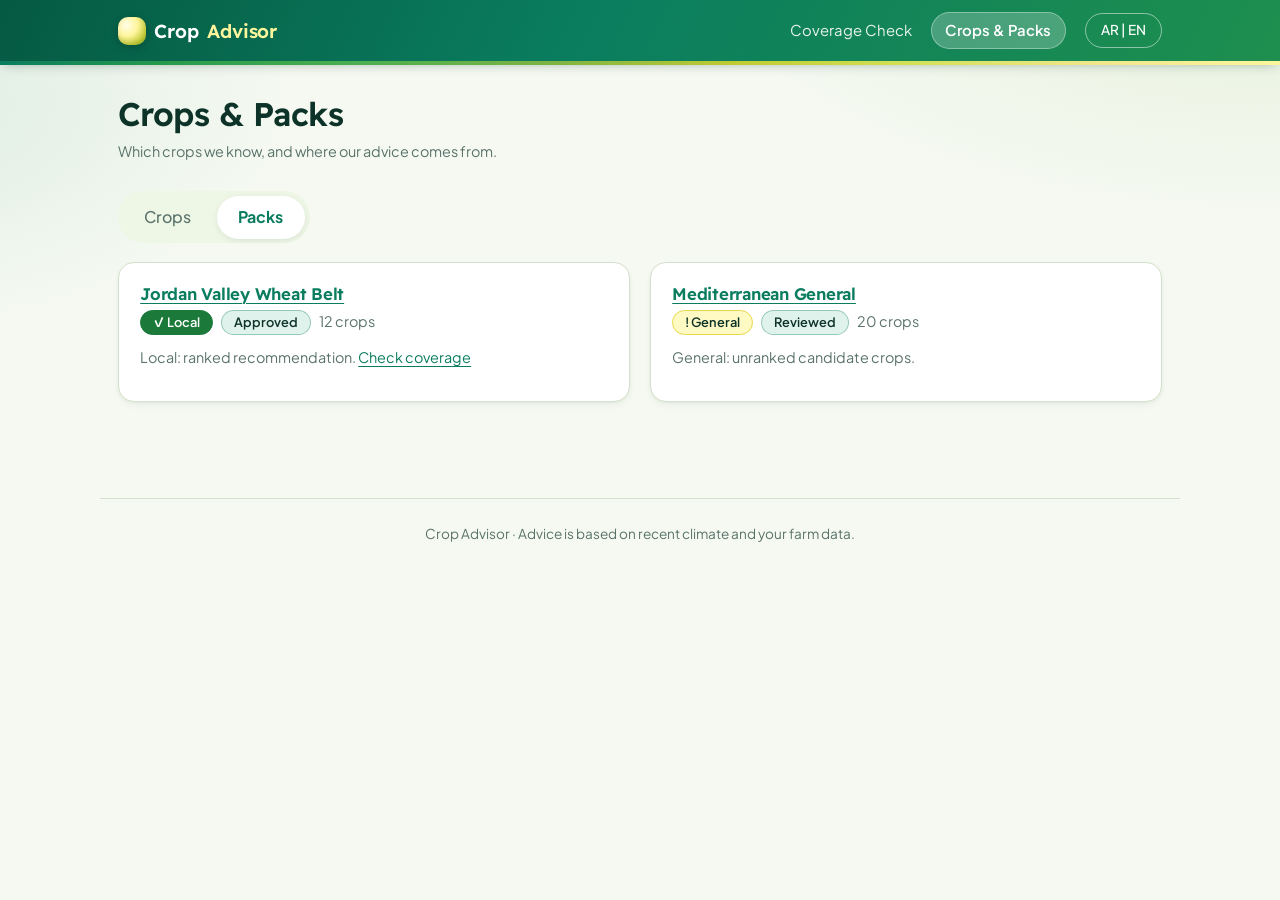
<file: packs.html>
<!doctype html>
<html lang="en">
<head>
    <meta charset="utf-8">
    <meta name="viewport" content="width=device-width,initial-scale=1">
    <title>Packs · Crop Advisor</title>
    <link rel="stylesheet" href="style.css">
</head>
<body>
<header class="site">
    <div class="in"><a class="logo" href="index.html">Crop<b>Advisor</b></a>
        <nav><a href="coverage.html">Coverage Check</a><a href="crops.html" class="on">Crops &amp; Packs</a></nav>
        <a class="lang" href="#" aria-label="Switch language">AR | EN</a></div>
    <div class="ribbon"></div>
</header>
<main>
    <h1>Crops &amp; Packs</h1>
    <p class="muted">Which crops we know, and where our advice comes from.</p>
    <div class="tabs" style="margin-top:1rem"><a href="crops.html">Crops</a><a href="packs.html" class=on>Packs</a>
    </div>
    <div class="grid two">
        <article class="card"><h3><a href="pack-detail.html">Jordan Valley Wheat Belt</a></h3>
            <p class="row"><span class="badge ok">✓ Local</span><span class="badge info">Approved</span><span
                    class="muted">12 crops</span></p>
            <p class="muted">Local: ranked recommendation. <a href="coverage.html">Check coverage</a></p></article>
        <article class="card"><h3><a href="pack-detail.html">Mediterranean General</a></h3>
            <p class="row"><span class="badge warn">! General</span><span class="badge info">Reviewed</span><span
                    class="muted">20 crops</span></p>
            <p class="muted">General: unranked candidate crops.</p></article>
    </div>
</main>
<footer>Crop Advisor · Advice is based on recent climate and your farm data.</footer>
</body>
</html>
</file>
<file: style.css>
/* Crop Advisor — Classic Modern Edition
   Calm transitions · Subtle hover · Professional look
*/

@import url("https://fonts.googleapis.com/css2?family=Plus+Jakarta+Sans:wght@400;500;600;700&family=IBM+Plex+Sans+Arabic:wght@400;500;600;700&family=Readex+Pro:wght@400;500;600;700&display=swap");

/* ============ Design tokens ============ */
:root {
    color-scheme: light dark;

    /* Brand */
    --teal: #0a7d5f;
    --teal-dark: #066348;
    --sea: #2a9d4b;
    --fern: #4caf50;
    --moss: #7cb342;
    --yg: #c0ca33;
    --lime: #d4e157;
    --yel: #f0e68c;
    --yel2: #fff59d;

    --sea-text: #1b7a3a;
    --danger: #c62828;
    --danger-dark: #b71c1c;

    /* Surfaces */
    --ink: #0d3329;
    --muted: #5a736b;
    --line: #d4e2cb;
    --bg: #f5f9f1;
    --card: #ffffff;
    --field: #ffffff;
    --tint: #eef6e6;
    --warn: #fff9c4;
    --warn-line: #e6d84a;
    --info-bg: #e0f2ec;
    --na-bg: #eef1ec;
    --na-line: #cdd5c8;
    --na-text: #5c665d;
    --link: #0a7d5f;
    --field-line: #a3b99a;
    --ring: #c0ca3380;
    --bad-bg: #fdecea;
    --bad-line: #e8a9a3;
    --skel-a: #e4eddb;
    --skel-b: #f4f9ee;

    /* Shape */
    --r: 16px;
    --r-sm: 11px;
    --shadow: 0 1px 3px rgba(13, 51, 41, 0.05), 0 4px 12px -4px rgba(13, 51, 41, 0.08);
    --shadow-md: 0 2px 8px rgba(13, 51, 41, 0.07), 0 8px 20px -6px rgba(13, 51, 41, 0.1);
    --shadow-lg: 0 4px 16px rgba(13, 51, 41, 0.09), 0 16px 32px -10px rgba(13, 51, 41, 0.12);

    /* Type */
    --display: "Readex Pro", "Plus Jakarta Sans", "IBM Plex Sans Arabic", system-ui, sans-serif;
    --body: "Plus Jakarta Sans", "IBM Plex Sans Arabic", "Segoe UI", system-ui, -apple-system, "Noto Sans Arabic", Tahoma, sans-serif;
    --fs-h1: clamp(1.5rem, 1.2rem + 1.25vw, 2.05rem);
    --fs-h2: clamp(1.1rem, 1rem + 0.35vw, 1.28rem);
    --fs-h3: 1.05rem;
}

@media (prefers-color-scheme: dark) {
    :root {
        --ink: #e8f5e9;
        --muted: #9bb5a8;
        --line: #2a4238;
        --bg: #0b1612;
        --card: #12241e;
        --field: #0e1f1a;
        --tint: #1a3229;
        --warn: #3d3a14;
        --warn-line: #6b6520;
        --info-bg: #0f342c;
        --na-bg: #1a2924;
        --na-line: #33453e;
        --na-text: #a3b8ad;
        --link: #6fdcb9;
        --field-line: #3d6456;
        --ring: #7cb34266;
        --bad-bg: #3a1c19;
        --bad-line: #7a3a34;
        --skel-a: #1a3229;
        --skel-b: #1f4036;
        --shadow: 0 1px 3px rgba(0, 0, 0, 0.3), 0 4px 14px -4px rgba(0, 0, 0, 0.4);
        --shadow-md: 0 2px 10px rgba(0, 0, 0, 0.35), 0 8px 22px -6px rgba(0, 0, 0, 0.45);
        --shadow-lg: 0 4px 18px rgba(0, 0, 0, 0.4), 0 16px 36px -10px rgba(0, 0, 0, 0.5);
    }
}

/* ============ Base ============ */
*, *::before, *::after {
    box-sizing: border-box;
}

html {
    -webkit-text-size-adjust: 100%;
    text-size-adjust: 100%;
    scroll-behavior: smooth;
}

body {
    margin: 0;
    color: var(--ink);
    font: 400 16px/1.65 var(--body);
    background: radial-gradient(900px 420px at 100% -60px, rgba(124, 179, 66, 0.14), transparent 65%),
    radial-gradient(700px 380px at -10% 100px, rgba(10, 125, 95, 0.1), transparent 60%),
    var(--bg);
    background-attachment: fixed;
    -webkit-font-smoothing: antialiased;
    text-rendering: optimizeLegibility;
    font-variant-numeric: lining-nums;
}

img, svg, video {
    max-width: 100%;
    height: auto;
}

a {
    color: var(--link);
    text-underline-offset: 3px;
    text-decoration-thickness: 1px;
    transition: color 0.22s ease;
}

a:hover {
    text-decoration-thickness: 2px;
}

h1, h2, h3 {
    font-family: var(--display);
    font-weight: 600;
    letter-spacing: -0.015em;
    line-height: 1.3;
    margin: 0;
    text-wrap: balance;
}

h1 {
    font-size: var(--fs-h1);
}

h2 {
    font-size: var(--fs-h2);
    margin-bottom: 0.75rem;
}

h3 {
    font-size: var(--fs-h3);
}

p {
    margin: 0.3rem 0 0.7rem;
    text-wrap: pretty;
}

.muted {
    color: var(--muted);
    font-size: 0.9rem;
}

:focus-visible {
    outline: 3px solid var(--yg);
    outline-offset: 3px;
    border-radius: 6px;
}

/* Arabic / RTL */
:lang(ar), [dir=rtl] {
    letter-spacing: 0;
}

:lang(ar) body, body:lang(ar), [dir=rtl] body, body[dir=rtl] {
    line-height: 1.85;
}

:lang(ar) h1, :lang(ar) h2, :lang(ar) h3,
[dir=rtl] h1, [dir=rtl] h2, [dir=rtl] h3 {
    letter-spacing: 0;
    line-height: 1.5;
}

:lang(ar) .badge, [dir=rtl] .badge {
    padding-block: 0.22rem;
}

/* ============ Header ============ */
.site {
    position: sticky;
    top: 0;
    z-index: 40;
    color: #fff;
    background: linear-gradient(115deg, #055a42 0%, #0a7d5f 45%, #1e8f4e 100%);
    box-shadow: 0 2px 12px -4px rgba(6, 53, 41, 0.4);
}

.site .in {
    max-width: 1080px;
    margin: auto;
    padding: 0.75rem 1.1rem;
    display: flex;
    flex-wrap: wrap;
    gap: 0.5rem 1.2rem;
    align-items: center;
}

.logo {
    font: 600 1.18rem var(--display);
    color: #fff;
    text-decoration: none;
    margin-inline-end: auto;
    letter-spacing: -0.01em;
    display: inline-flex;
    align-items: center;
    gap: 0.55rem;
}

.logo::before {
    content: "";
    width: 1.75rem;
    height: 1.75rem;
    border-radius: 10px;
    background: radial-gradient(circle at 30% 28%, #fffde7, #fff59d 40%, #c0ca33 75%, #7cb342);
    box-shadow: 0 2px 8px rgba(0, 0, 0, 0.22), inset 0 -2px 5px rgba(0, 0, 0, 0.1);
}

.logo b {
    color: var(--yel2);
    font-weight: 600;
}

.site nav {
    display: flex;
    flex-wrap: wrap;
    gap: 0.3rem;
    font-size: 0.93rem;
}

.site nav a {
    color: rgba(255, 255, 255, 0.9);
    text-decoration: none;
    padding: 0.4rem 0.9rem;
    border-radius: 99px;
    transition: background 0.25s ease, color 0.25s ease;
}

.site nav a:hover {
    background: rgba(255, 255, 255, 0.18);
    color: #fff;
}

.site nav a.on {
    background: rgba(255, 255, 255, 0.22);
    color: #fff;
    font-weight: 600;
    box-shadow: inset 0 0 0 1px rgba(255, 255, 255, 0.35);
}

.site a:focus-visible {
    outline-color: var(--yel2);
}

.lang {
    border: 1.5px solid rgba(255, 255, 255, 0.5);
    border-radius: 99px;
    padding: 0.32rem 0.95rem;
    font-size: 0.85rem;
    font-weight: 500;
    color: #fff;
    text-decoration: none;
    transition: background 0.25s ease, border-color 0.25s ease;
}

.lang:hover {
    background: rgba(255, 255, 255, 0.18);
    border-color: rgba(255, 255, 255, 0.7);
}

.ribbon {
    height: 4px;
    background: linear-gradient(90deg, #0a7d5f, #2a9d4b, #4caf50, #7cb342, #c0ca33, #d4e157, #f0e68c, #fff59d);
}

[dir=rtl] .ribbon {
    transform: scaleX(-1);
}

@media (max-width: 560px) {
    .site .in {
        padding: 0.65rem 0.9rem;
    }

    .site nav {
        order: 3;
        width: 100%;
        overflow-x: auto;
        flex-wrap: nowrap;
        scrollbar-width: none;
    }

    .site nav a {
        white-space: nowrap;
    }
}

main {
    max-width: 1080px;
    margin: auto;
    padding: 1.7rem 1.1rem 6rem;
}

footer {
    max-width: 1080px;
    margin: auto;
    padding: 1.5rem 1.1rem 2.2rem;
    color: var(--muted);
    font-size: 0.85rem;
    text-align: center;
    border-top: 1px solid var(--line);
}

.crumbs {
    font-size: 0.86rem;
    color: var(--muted);
    margin-bottom: 0.65rem;
}

.crumbs a {
    color: var(--muted);
    text-decoration: none;
}

.crumbs a:hover {
    color: var(--link);
    text-decoration: underline;
}

.bar {
    display: flex;
    flex-wrap: wrap;
    gap: 0.85rem;
    align-items: center;
    justify-content: space-between;
    margin-bottom: 1.35rem;
}

/* ============ Buttons ============ */
.btn {
    display: inline-flex;
    align-items: center;
    justify-content: center;
    gap: 0.45rem;
    font: 600 0.95rem/1.2 var(--body);
    padding: 0.78rem 1.35rem;
    border-radius: var(--r-sm);
    border: none;
    background: linear-gradient(180deg, #0c9470, var(--teal));
    color: #fff;
    text-decoration: none;
    cursor: pointer;
    min-height: 46px;
    box-shadow: inset 0 1px 0 rgba(255, 255, 255, 0.22), 0 3px 10px -3px rgba(10, 125, 95, 0.4);
    transition: background 0.25s ease, box-shadow 0.25s ease, filter 0.25s ease;
}

.btn:hover {
    filter: brightness(1.07);
    box-shadow: inset 0 1px 0 rgba(255, 255, 255, 0.25), 0 5px 14px -4px rgba(10, 125, 95, 0.5);
}

.btn:active {
    filter: brightness(0.97);
    box-shadow: inset 0 1px 3px rgba(0, 0, 0, 0.15);
}

.btn.alt {
    background: var(--card);
    color: var(--link);
    border: 1.5px solid var(--field-line);
    box-shadow: none;
}

.btn.alt:hover {
    background: var(--tint);
    border-color: var(--teal);
    filter: none;
    box-shadow: none;
}

.btn.go {
    background: linear-gradient(180deg, #fff59d, #f0e68c 50%, #e8d84a);
    color: #0d3329;
    box-shadow: inset 0 1px 0 rgba(255, 255, 255, 0.55), 0 3px 10px -3px rgba(180, 160, 0, 0.35);
}

.btn.go:hover {
    filter: brightness(1.04);
    box-shadow: inset 0 1px 0 rgba(255, 255, 255, 0.6), 0 5px 14px -4px rgba(180, 160, 0, 0.4);
}

.btn.danger {
    background: linear-gradient(180deg, #d32f2f, var(--danger));
    box-shadow: 0 3px 10px -3px rgba(198, 40, 40, 0.4);
}

.btn.danger:hover {
    filter: brightness(1.05);
    box-shadow: 0 5px 14px -4px rgba(198, 40, 40, 0.45);
}

.btn[disabled], .btn[aria-disabled=true] {
    opacity: 0.45;
    pointer-events: none;
    box-shadow: none;
}

.btn.sm {
    padding: 0.42rem 1rem;
    min-height: 38px;
    font-size: 0.88rem;
    border-radius: 10px;
}

.btn .spinner, .spinner {
    width: 1em;
    height: 1em;
    border: 2px solid currentColor;
    border-inline-end-color: transparent;
    border-radius: 50%;
    display: inline-block;
    animation: spin 0.75s linear infinite;
}

@keyframes spin {
    to {
        transform: rotate(360deg);
    }
}

/* ============ Cards & layout ============ */
.card {
    background: var(--card);
    border: 1px solid var(--line);
    border-radius: var(--r);
    padding: 1.25rem 1.35rem;
    box-shadow: var(--shadow);
    transition: box-shadow 0.28s ease, border-color 0.28s ease;
}

.card.hot {
    border: 1.5px solid var(--moss);
    background: linear-gradient(160deg, var(--card) 40%, var(--tint));
    position: relative;
    overflow: hidden;
}

.card.hot::before {
    content: "";
    position: absolute;
    inset-inline: 0;
    top: 0;
    height: 4px;
    background: linear-gradient(90deg, var(--teal), var(--moss), var(--yg));
}

.card h2 {
    padding-bottom: 0.1rem;
}

.stack > * + * {
    margin-top: 1.15rem;
}

.grid {
    display: grid;
    gap: 1.2rem;
}

@media (min-width: 800px) {
    .grid.two {
        grid-template-columns: 1fr 1fr;
    }

    .grid.main {
        grid-template-columns: 1.45fr 1fr;
        align-items: start;
    }
}

.card a.cover {
    color: inherit;
    text-decoration: none;
    display: block;
}

.card.farm {
    transition: box-shadow 0.3s ease, border-color 0.3s ease, transform 0.3s ease;
}

.card.farm:hover {
    transform: translateY(-3px);
    box-shadow: var(--shadow-lg);
    border-color: rgba(124, 179, 66, 0.55);
}

.empty {
    text-align: center;
    padding: 2.2rem 1.2rem;
    color: var(--muted);
}

/* ============ Badges ============ */
.badge {
    display: inline-flex;
    gap: 0.35rem;
    align-items: center;
    font-size: 0.8rem;
    font-weight: 600;
    line-height: 1.3;
    padding: 0.22rem 0.75rem;
    border-radius: 99px;
    background: var(--tint);
    color: var(--ink);
    border: 1px solid rgba(124, 179, 66, 0.4);
    white-space: nowrap;
}

.badge.ok {
    background: var(--sea-text);
    border-color: var(--sea-text);
    color: #fff;
}

.badge.warn {
    background: var(--warn);
    border-color: var(--warn-line);
    color: var(--ink);
}

.badge.na {
    background: var(--na-bg);
    border-color: var(--na-line);
    color: var(--na-text);
    font-weight: 500;
}

.badge.info {
    background: var(--info-bg);
    border-color: rgba(10, 125, 95, 0.35);
    color: var(--ink);
}

.badge.bad {
    background: var(--bad-bg);
    border-color: var(--bad-line);
    color: var(--ink);
}

.row {
    display: flex;
    flex-wrap: wrap;
    gap: 0.5rem;
    align-items: center;
}

/* ============ Data lists & banners ============ */
dl.kv {
    display: grid;
    grid-template-columns: max-content 1fr;
    gap: 0.55rem 1.4rem;
    margin: 0.5rem 0;
}

dl.kv dt {
    color: var(--muted);
    font-size: 0.9rem;
}

dl.kv dd {
    margin: 0;
    font-weight: 500;
    font-variant-numeric: tabular-nums;
}

@media (max-width: 420px) {
    dl.kv {
        grid-template-columns: 1fr;
        gap: 0;
    }

    dl.kv dd {
        margin-bottom: 0.6rem;
    }
}

.banner {
    display: flex;
    flex-wrap: wrap;
    gap: 0.65rem;
    align-items: center;
    background: var(--warn);
    border: 1px solid var(--warn-line);
    border-inline-start: 5px solid #e6d84a;
    border-radius: var(--r-sm);
    padding: 0.8rem 1.05rem;
    margin-bottom: 1rem;
    font-size: 0.93rem;
}

/* رابط Edit farm داخل البنر */
.banner a {
    display: inline-flex;
    align-items: center;
    margin-inline-start: auto;
    padding: 0.35rem 0.85rem;
    background: rgba(255, 255, 255, 0.7);
    border: 1.5px solid rgba(180, 160, 0, 0.45);
    border-radius: 8px;
    color: var(--ink);
    font-weight: 600;
    font-size: 0.88rem;
    text-decoration: none;
    transition: background 0.25s ease, border-color 0.25s ease, color 0.25s ease;
}

.banner a:hover {
    background: #fff;
    border-color: #c9b820;
    color: var(--teal-dark);
    text-decoration: none;
}

.banner.bad {
    background: var(--bad-bg);
    border-color: var(--bad-line);
    border-inline-start-color: var(--danger);
}

.banner.bad a {
    border-color: rgba(198, 40, 40, 0.35);
    background: rgba(255, 255, 255, 0.65);
}

.banner.bad a:hover {
    border-color: var(--danger);
    color: var(--danger-dark);
}

.banner.good {
    background: var(--tint);
    border-color: rgba(124, 179, 66, 0.45);
    border-inline-start-color: var(--sea);
}

.banner.good a {
    border-color: rgba(10, 125, 95, 0.35);
    background: rgba(255, 255, 255, 0.7);
}

.banner.good a:hover {
    border-color: var(--teal);
    color: var(--teal-dark);
}

.offline {
    position: sticky;
    top: 0;
    z-index: 50;
    background: #2b2b2b;
    color: #fff;
    text-align: center;
    padding: 0.5rem 1rem;
    font-size: 0.9rem;
}

/* ============ Forms ============ */
label, .lab {
    display: block;
    font-weight: 600;
    font-size: 0.93rem;
    margin: 1rem 0 0.3rem;
}

.hint {
    font-size: 0.85rem;
    color: var(--muted);
    margin: 0.3rem 0;
}

input[type=text],
input[type=number],
select {
    width: 100%;
    font: inherit;
    font-size: 1rem;
    padding: 0.72rem 0.95rem;
    border: 1.5px solid var(--field-line);
    border-radius: var(--r-sm);
    background: var(--field);
    color: var(--ink);
    min-height: 46px;
    transition: border-color 0.25s ease, box-shadow 0.25s ease;
}

input[type=number] {
    font-variant-numeric: tabular-nums;
}

input:hover, select:hover {
    border-color: var(--teal);
}

input:focus, select:focus {
    border-color: var(--teal);
    outline: none;
    box-shadow: 0 0 0 4px var(--ring);
}

input[aria-invalid=true], .invalid {
    border-color: var(--danger);
}

input[aria-invalid=true]:focus {
    box-shadow: 0 0 0 4px rgba(198, 40, 40, 0.2);
}

input::placeholder {
    color: var(--muted);
    opacity: 0.7;
}

input[type=checkbox], input[type=radio] {
    accent-color: var(--teal);
}

select {
    appearance: none;
    -webkit-appearance: none;
    background-image: url("data:image/svg+xml,%3Csvg xmlns='http://www.w3.org/2000/svg' width='12' height='8' viewBox='0 0 12 8'%3E%3Cpath d='M1 1.5 6 6.5l5-5' fill='none' stroke='%230a7d5f' stroke-width='2' stroke-linecap='round' stroke-linejoin='round'/%3E%3C/svg%3E");
    background-repeat: no-repeat;
    background-position: right 0.95rem center;
    padding-inline-end: 2.5rem;
}

[dir=rtl] select {
    background-position: left 0.95rem center;
}

@media (prefers-color-scheme: dark) {
    select {
        background-image: url("data:image/svg+xml,%3Csvg xmlns='http://www.w3.org/2000/svg' width='12' height='8' viewBox='0 0 12 8'%3E%3Cpath d='M1 1.5 6 6.5l5-5' fill='none' stroke='%236fdcb9' stroke-width='2' stroke-linecap='round' stroke-linejoin='round'/%3E%3C/svg%3E");
    }
}

.two-col {
    display: grid;
    gap: 0 1rem;
}

@media (min-width: 600px) {
    .two-col {
        grid-template-columns: 1fr 1fr;
    }
}

.err {
    color: var(--danger);
    font-size: 0.85rem;
    margin: 0.3rem 0;
    font-weight: 500;
}

@media (prefers-color-scheme: dark) {
    .err {
        color: #ff8f86;
    }
}

.pills {
    display: flex;
    flex-wrap: wrap;
    gap: 0.5rem;
}

.pills label {
    margin: 0;
    font-weight: 500;
    position: relative;
}

.pills input {
    position: absolute;
    opacity: 0;
    inset: 0;
    width: 100%;
    height: 100%;
    margin: 0;
    cursor: pointer;
}

.pills span {
    display: inline-block;
    padding: 0.55rem 1.05rem;
    border: 1.5px solid var(--field-line);
    border-radius: 99px;
    background: var(--field);
    cursor: pointer;
    transition: background 0.25s ease, color 0.25s ease, border-color 0.25s ease, box-shadow 0.25s ease;
}

.pills span:hover {
    border-color: var(--teal);
}

.pills input:checked + span {
    background: var(--teal);
    color: #fff;
    border-color: var(--teal);
    box-shadow: 0 3px 10px -3px rgba(10, 125, 95, 0.4);
}

.pills input:focus-visible + span {
    outline: 3px solid var(--yg);
    outline-offset: 2px;
}

/* collapsible */
details {
    border: 1px solid var(--line);
    border-radius: var(--r);
    background: var(--card);
    padding: 0.2rem 1.25rem;
    box-shadow: var(--shadow);
    transition: border-color 0.25s ease;
}

details[open] {
    border-color: rgba(124, 179, 66, 0.5);
}

details > summary {
    cursor: pointer;
    font-weight: 600;
    padding: 0.85rem 0;
    list-style: none;
    min-height: 46px;
    display: flex;
    flex-wrap: wrap;
    gap: 0.4rem 0.6rem;
    align-items: center;
    position: relative;
    padding-inline-end: 1.8rem;
}

details > summary::-webkit-details-marker {
    display: none;
}

details > summary::after {
    content: "";
    position: absolute;
    inset-inline-end: 0.2rem;
    top: 50%;
    width: 0.55rem;
    height: 0.55rem;
    border-inline-end: 2.5px solid var(--teal);
    border-bottom: 2.5px solid var(--teal);
    transform: translateY(-70%) rotate(45deg);
    transition: transform 0.28s ease;
}

details[open] > summary::after {
    transform: translateY(-30%) rotate(-135deg);
}

details[open] {
    padding-bottom: 1rem;
}

/* sticky action bar */
.sticky {
    position: sticky;
    bottom: 0;
    z-index: 5;
    display: flex;
    gap: 0.65rem;
    margin-top: 1.3rem;
    padding: 0.85rem 0.2rem;
    padding-bottom: calc(0.85rem + env(safe-area-inset-bottom, 0px));
    background: linear-gradient(0deg, var(--bg) 65%, transparent);
}

.sticky .btn {
    flex: 1;
}

@media (min-width: 800px) {
    .sticky {
        position: static;
        background: none;
        padding-bottom: 0.85rem;
    }

    .sticky .btn {
        flex: none;
        min-width: 150px;
    }
}

/* ============ Farm card, menu, pager ============ */
.farm h3 {
    margin-bottom: 0.4rem;
    font-size: 1.12rem;
}

.farm .foot {
    display: flex;
    flex-wrap: wrap;
    gap: 0.6rem;
    align-items: center;
    justify-content: space-between;
    margin-top: 1rem;
    padding-top: 0.95rem;
    border-top: 1px dashed var(--line);
}

.menu {
    position: relative;
    border: 0;
    background: none;
    padding: 0;
    box-shadow: none;
}

.menu[open] {
    border: 0;
    padding: 0;
}

.menu summary {
    padding: 0.38rem 0.85rem;
    border: 1.5px solid var(--field-line);
    border-radius: 10px;
    display: inline-flex;
    min-height: 38px;
    background: var(--card);
    font-weight: 600;
    transition: background 0.25s ease, border-color 0.25s ease;
}

.menu summary::after {
    display: none;
}

.menu summary:hover {
    background: var(--tint);
    border-color: var(--teal);
}

.menu .pop {
    position: absolute;
    inset-inline-end: 0;
    top: calc(100% + 0.35rem);
    z-index: 9;
    background: var(--card);
    border: 1px solid var(--line);
    border-radius: 14px;
    padding: 0.4rem;
    min-width: 190px;
    box-shadow: var(--shadow-lg);
    animation: pop 0.22s ease;
}

.menu .pop a {
    display: block;
    padding: 0.65rem 0.8rem;
    text-decoration: none;
    border-radius: 9px;
    color: var(--ink);
    transition: background 0.22s ease;
}

.menu .pop a:hover {
    background: var(--tint);
}

.menu .pop a[href="#delete"] {
    color: var(--danger);
}

@keyframes pop {
    from {
        opacity: 0;
        transform: translateY(-4px);
    }
    to {
        opacity: 1;
        transform: translateY(0);
    }
}

.pager {
    display: flex;
    justify-content: center;
    gap: 0.6rem;
    margin-top: 1.5rem;
}

/* ============ Advice: ranked crops ============ */
.crop {
    display: grid;
    grid-template-columns: 2.8rem 1fr;
    gap: 0.95rem;
    padding: 1.05rem 0;
    border-top: 1px solid var(--line);
}

.crop:first-of-type {
    border-top: 0;
}

.rank {
    width: 2.8rem;
    height: 2.8rem;
    border-radius: 50%;
    display: grid;
    place-items: center;
    font: 600 1rem var(--display);
    color: #0d3329;
    font-variant-numeric: tabular-nums;
    box-shadow: 0 3px 8px -2px rgba(0, 0, 0, 0.15), inset 0 -2px 4px rgba(0, 0, 0, 0.06);
}

.crop ul {
    margin: 0.3rem 0;
    padding-inline-start: 1.15rem;
}

.crop li {
    margin: 0.15rem 0;
}

.fallow {
    border-inline-start: 6px solid var(--yg);
}

.opt {
    display: flex;
    gap: 0.7rem;
    align-items: center;
    border: 1.5px solid var(--field-line);
    border-radius: var(--r-sm);
    padding: 0.75rem 0.95rem;
    margin: 0.5rem 0;
    background: var(--field);
    font-weight: 500;
    cursor: pointer;
    transition: border-color 0.25s ease, background 0.25s ease, box-shadow 0.25s ease;
}

.opt:hover {
    border-color: var(--teal);
}

.opt:has(input:checked) {
    border-color: var(--teal);
    background: var(--tint);
    box-shadow: 0 0 0 3px var(--ring);
}

.opt input {
    width: 1.15rem;
    height: 1.15rem;
    min-height: 0;
}

/* ============ Modal ============ */
.modal {
    display: none;
    position: fixed;
    inset: 0;
    background: rgba(5, 30, 24, 0.7);
    -webkit-backdrop-filter: blur(6px);
    backdrop-filter: blur(6px);
    place-items: center;
    padding: 1rem;
    z-index: 100;
    overflow-y: auto;
    overscroll-behavior: contain;
}

.modal:target {
    display: grid;
    animation: fade 0.25s ease;
}

.modal .card {
    max-width: 480px;
    width: 100%;
    box-shadow: var(--shadow-lg);
    animation: rise 0.28s ease;
}

.modal .row {
    justify-content: flex-end;
    margin-top: 1.25rem;
}

@keyframes fade {
    from {
        opacity: 0;
    }
}

@keyframes rise {
    from {
        opacity: 0;
        transform: translateY(12px);
    }
    to {
        opacity: 1;
        transform: translateY(0);
    }
}

/* ============ Tabs & misc ============ */
.tabs {
    display: inline-flex;
    gap: 0.25rem;
    padding: 0.3rem;
    background: var(--tint);
    border-radius: 99px;
    margin-bottom: 1.15rem;
    max-width: 100%;
    overflow-x: auto;
    scrollbar-width: none;
}

.tabs::-webkit-scrollbar {
    display: none;
}

.tabs a {
    padding: 0.52rem 1.35rem;
    text-decoration: none;
    color: var(--muted);
    border-radius: 99px;
    white-space: nowrap;
    font-weight: 500;
    transition: background 0.25s ease, color 0.25s ease, box-shadow 0.25s ease;
}

.tabs a:hover {
    color: var(--ink);
}

.tabs a.on {
    background: var(--card);
    color: var(--link);
    font-weight: 700;
    box-shadow: 0 2px 8px -2px rgba(13, 51, 41, 0.12);
}

.ltr {
    direction: ltr;
    text-align: left;
    unicode-bidi: isolate;
    background: var(--field);
    border-left: 4px solid var(--moss);
    padding: 0.75rem 1.05rem;
    border-radius: 8px;
    font-size: 0.9rem;
    margin: 0.5rem 0;
}

.steps {
    display: flex;
    gap: 0.4rem;
    flex-wrap: wrap;
    font-size: 0.83rem;
    color: var(--muted);
    margin-top: 0.85rem;
}

.steps span {
    background: var(--tint);
    padding: 0.28rem 0.8rem;
    border-radius: 99px;
    border: 1px solid var(--line);
}

.toast {
    position: fixed;
    inset-inline-start: 50%;
    transform: translateX(-50%);
    bottom: 5.5rem;
    background: var(--ink);
    color: var(--bg);
    padding: 0.75rem 1.25rem;
    border-radius: 14px;
    font-size: 0.92rem;
    font-weight: 500;
    box-shadow: var(--shadow-lg);
    z-index: 120;
    animation: rise 0.25s ease;
}

[dir=rtl] .toast {
    transform: translateX(50%);
}

.skel {
    height: 14px;
    border-radius: 7px;
    background: linear-gradient(90deg, var(--skel-a), var(--skel-b), var(--skel-a));
    background-size: 200% 100%;
    animation: shimmer 1.5s linear infinite;
    margin: 0.55rem 0;
}

.skel.lg {
    height: 90px;
    border-radius: var(--r);
}

@keyframes shimmer {
    to {
        background-position: -200% 0;
    }
}

@media (prefers-reduced-motion: reduce) {
    html {
        scroll-behavior: auto;
    }

    *, *::before, *::after {
        transition: none !important;
        animation: none !important;
    }
}

@media print {
    .site, .ribbon, .sticky, .pager, .toast, .btn, .offline {
        display: none !important;
    }

    body {
        background: #fff;
        color: #000;
    }

    .card, details {
        box-shadow: none;
        break-inside: avoid;
    }
}
</file>
